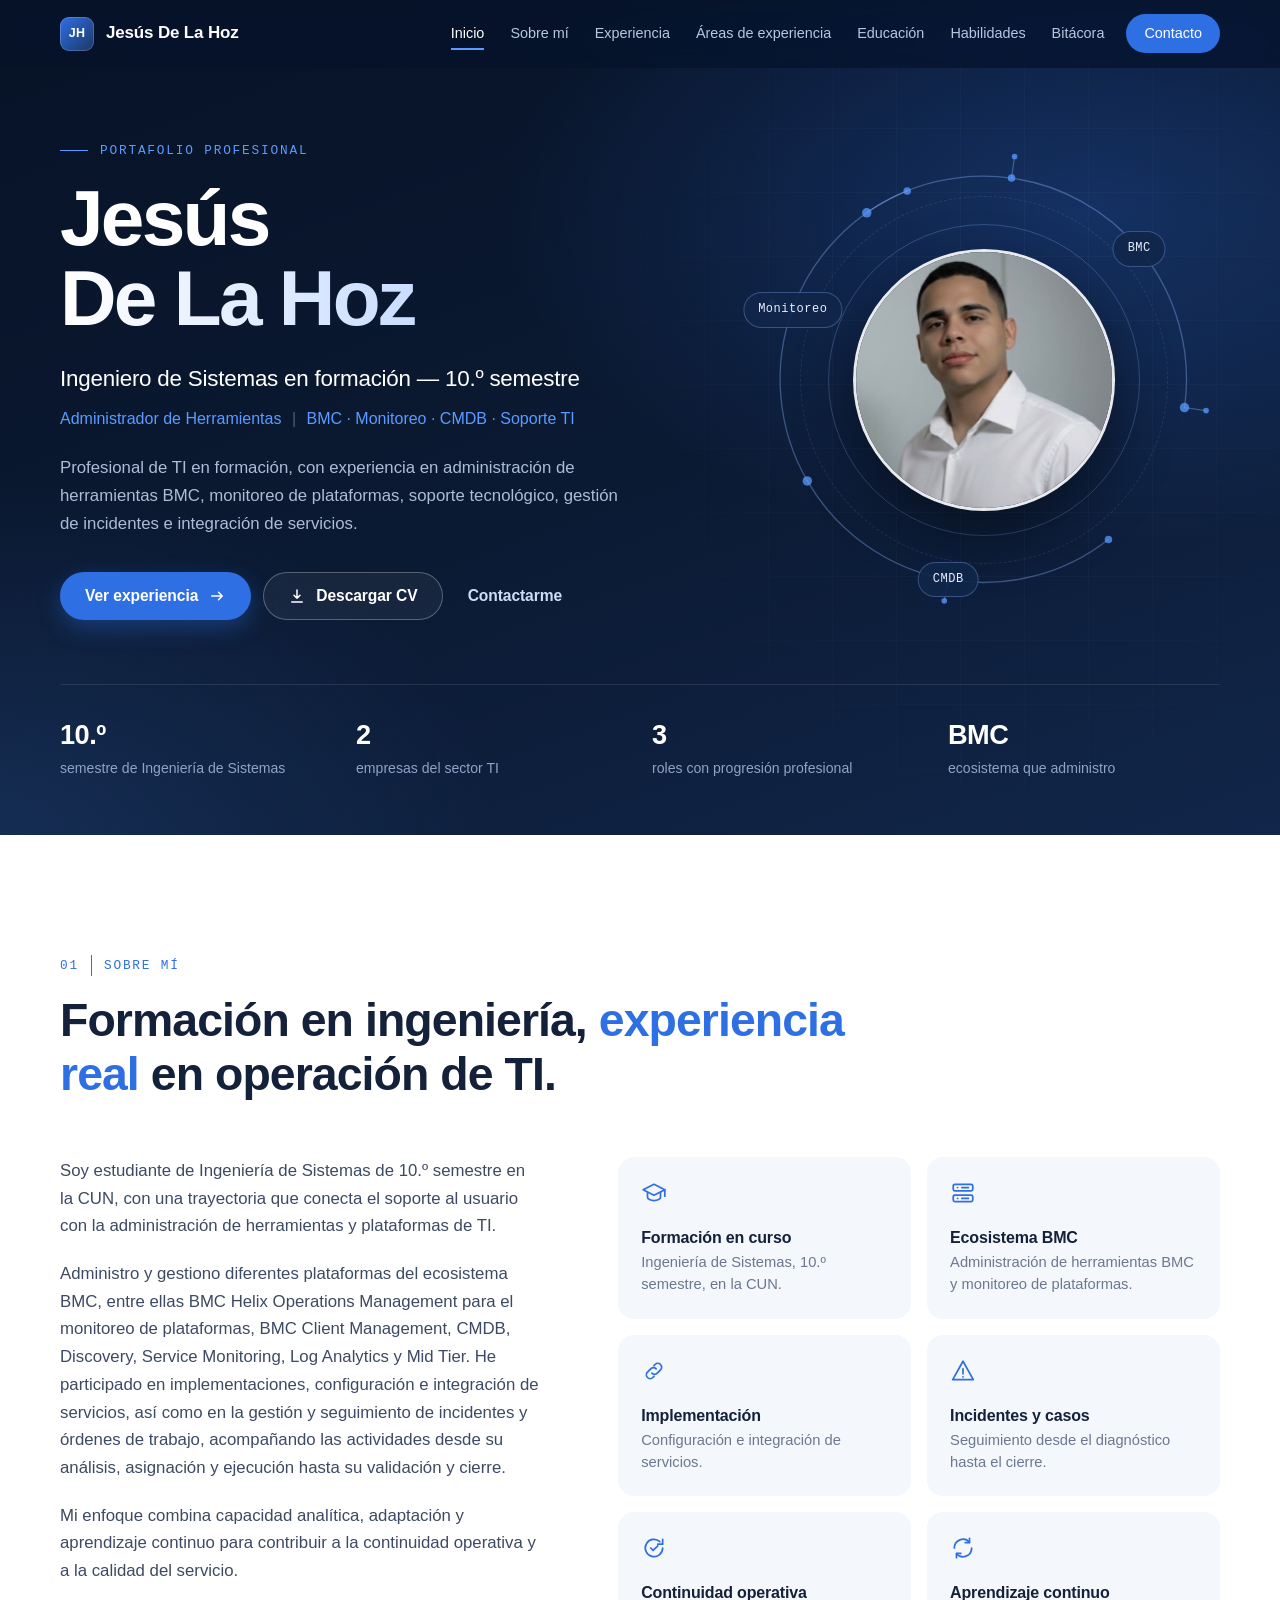
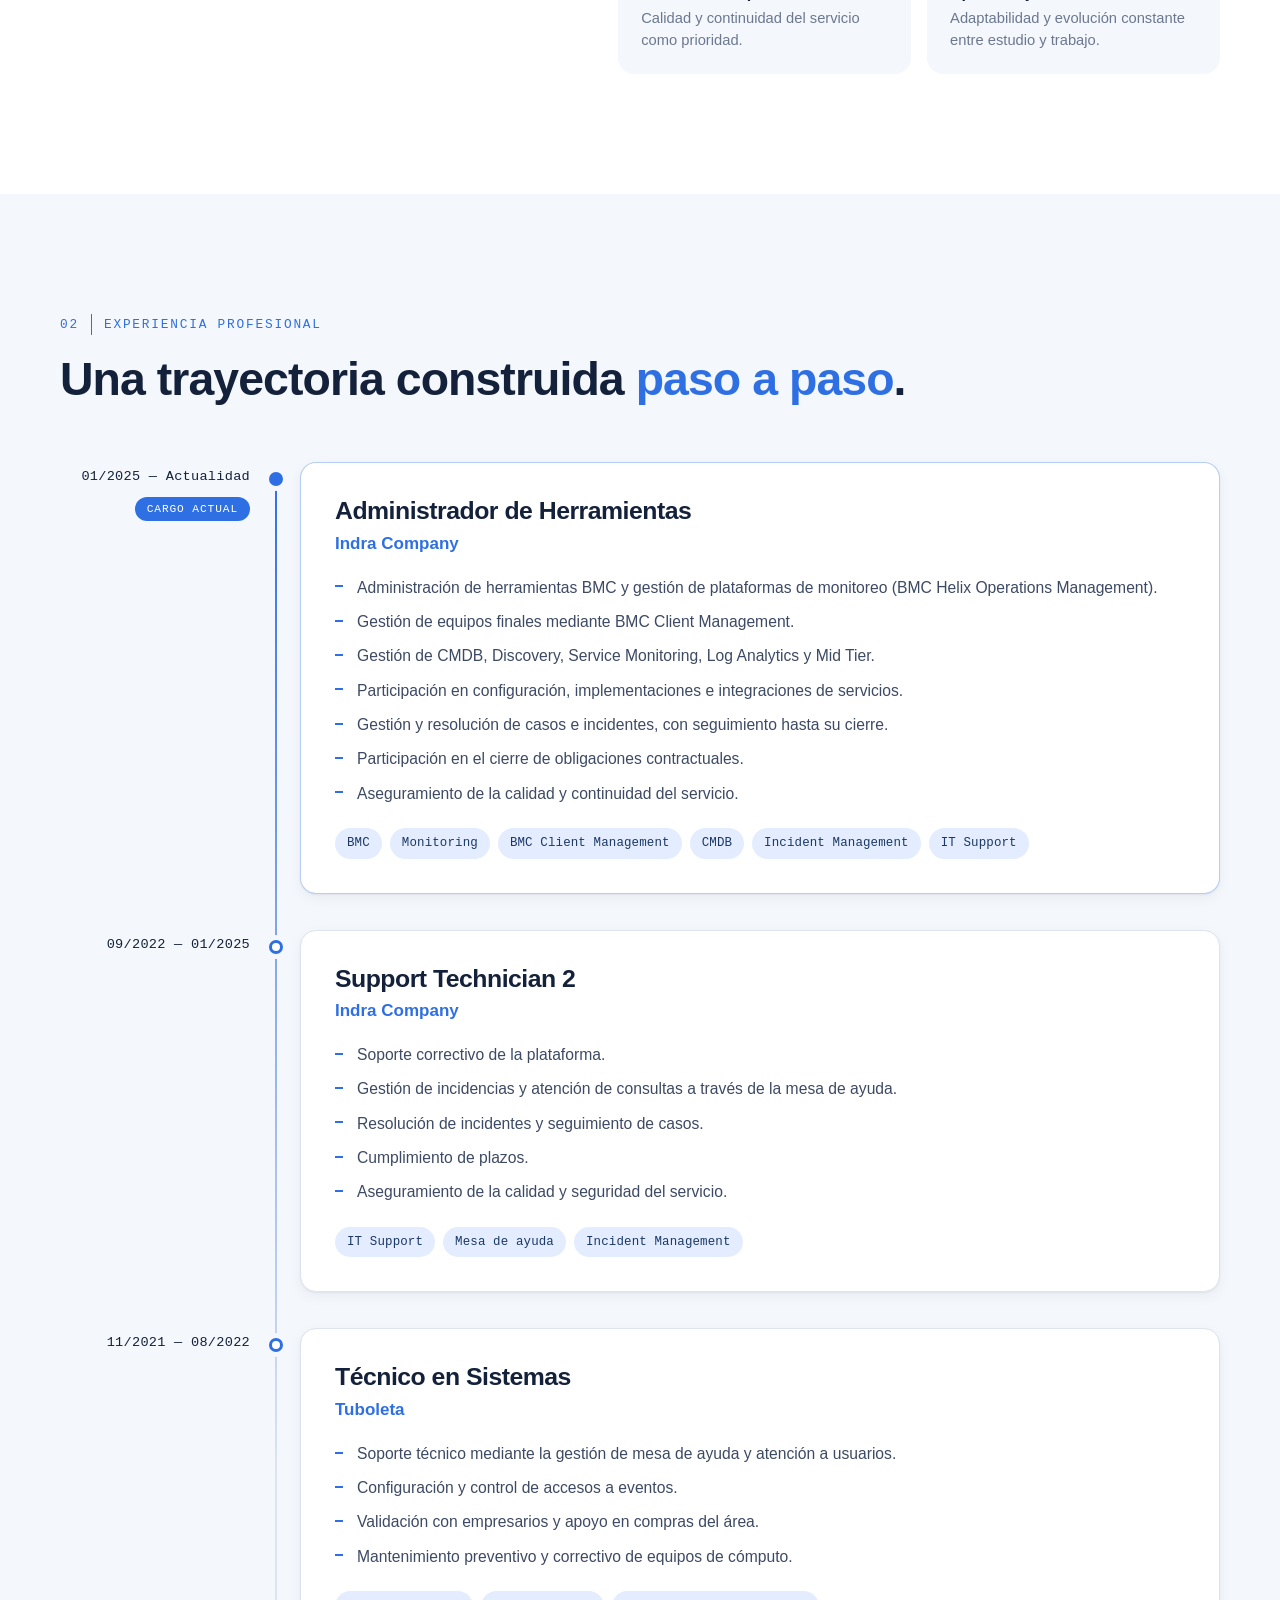
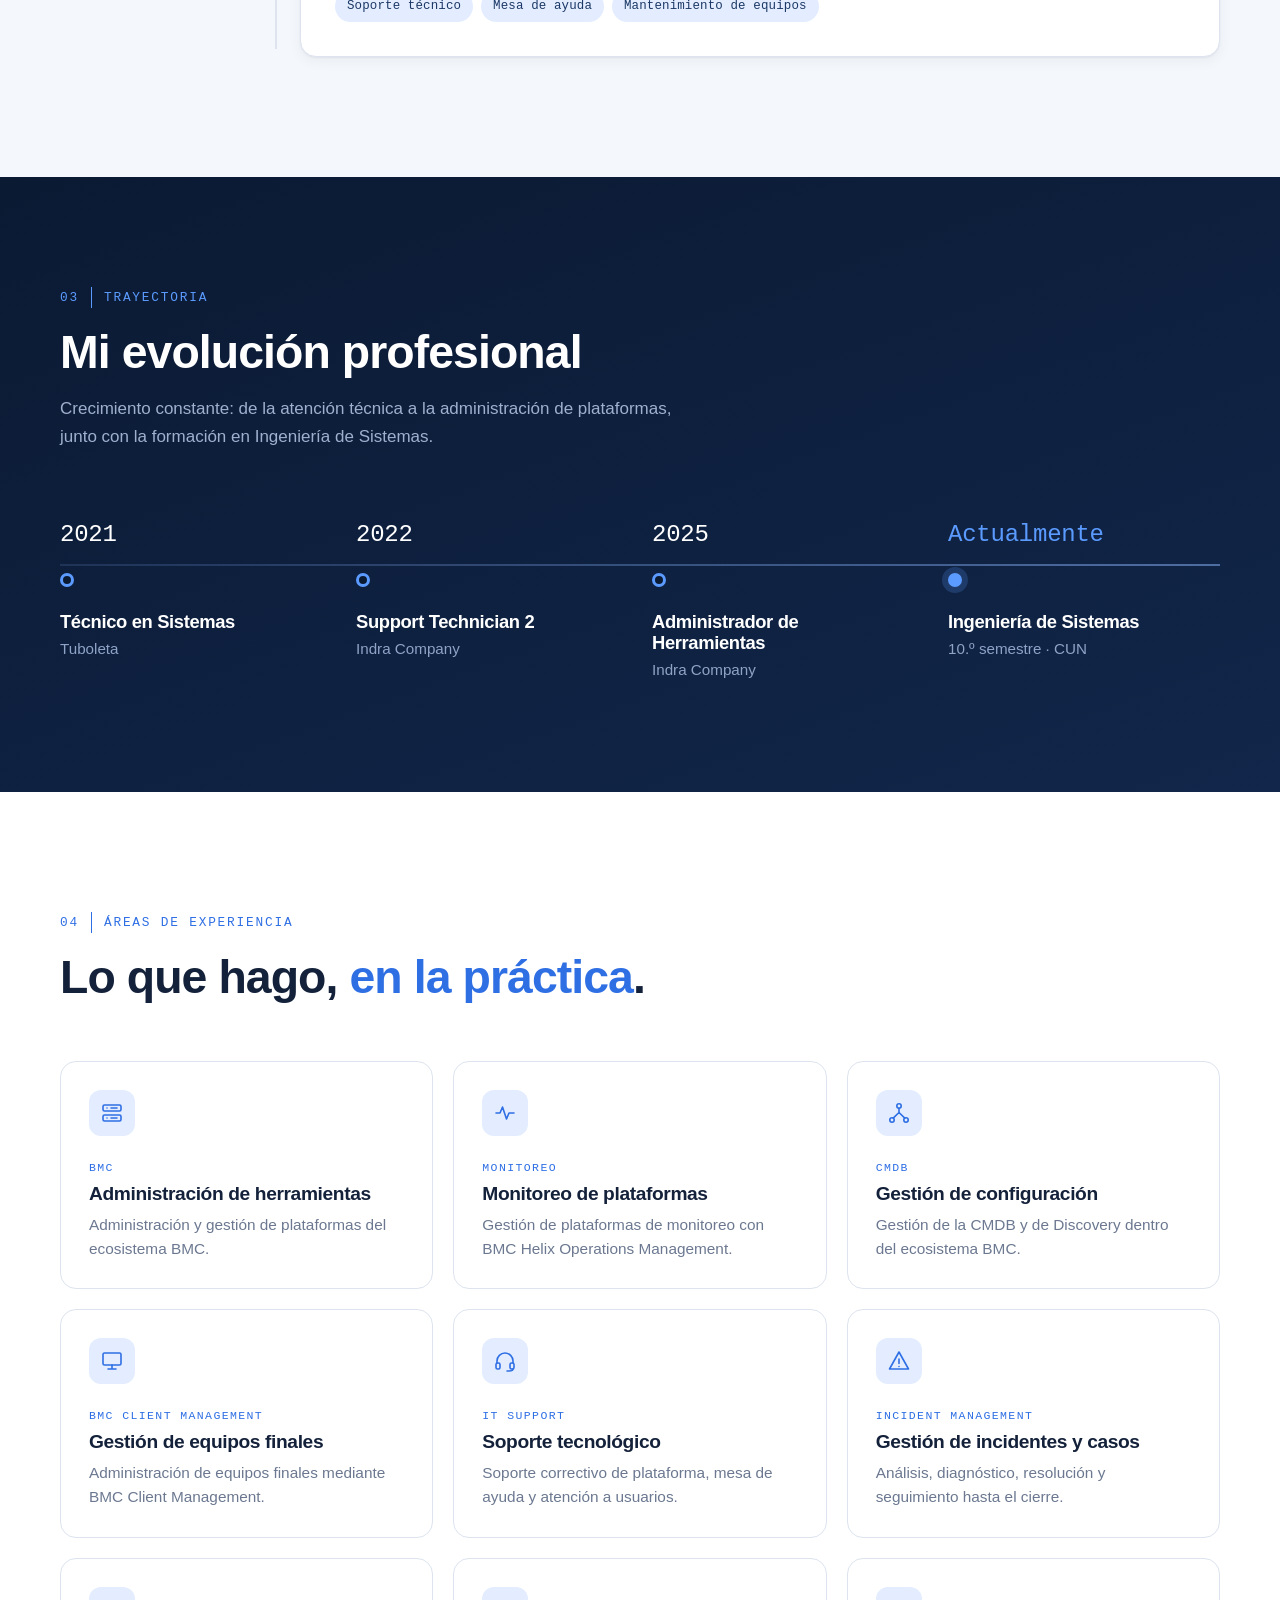
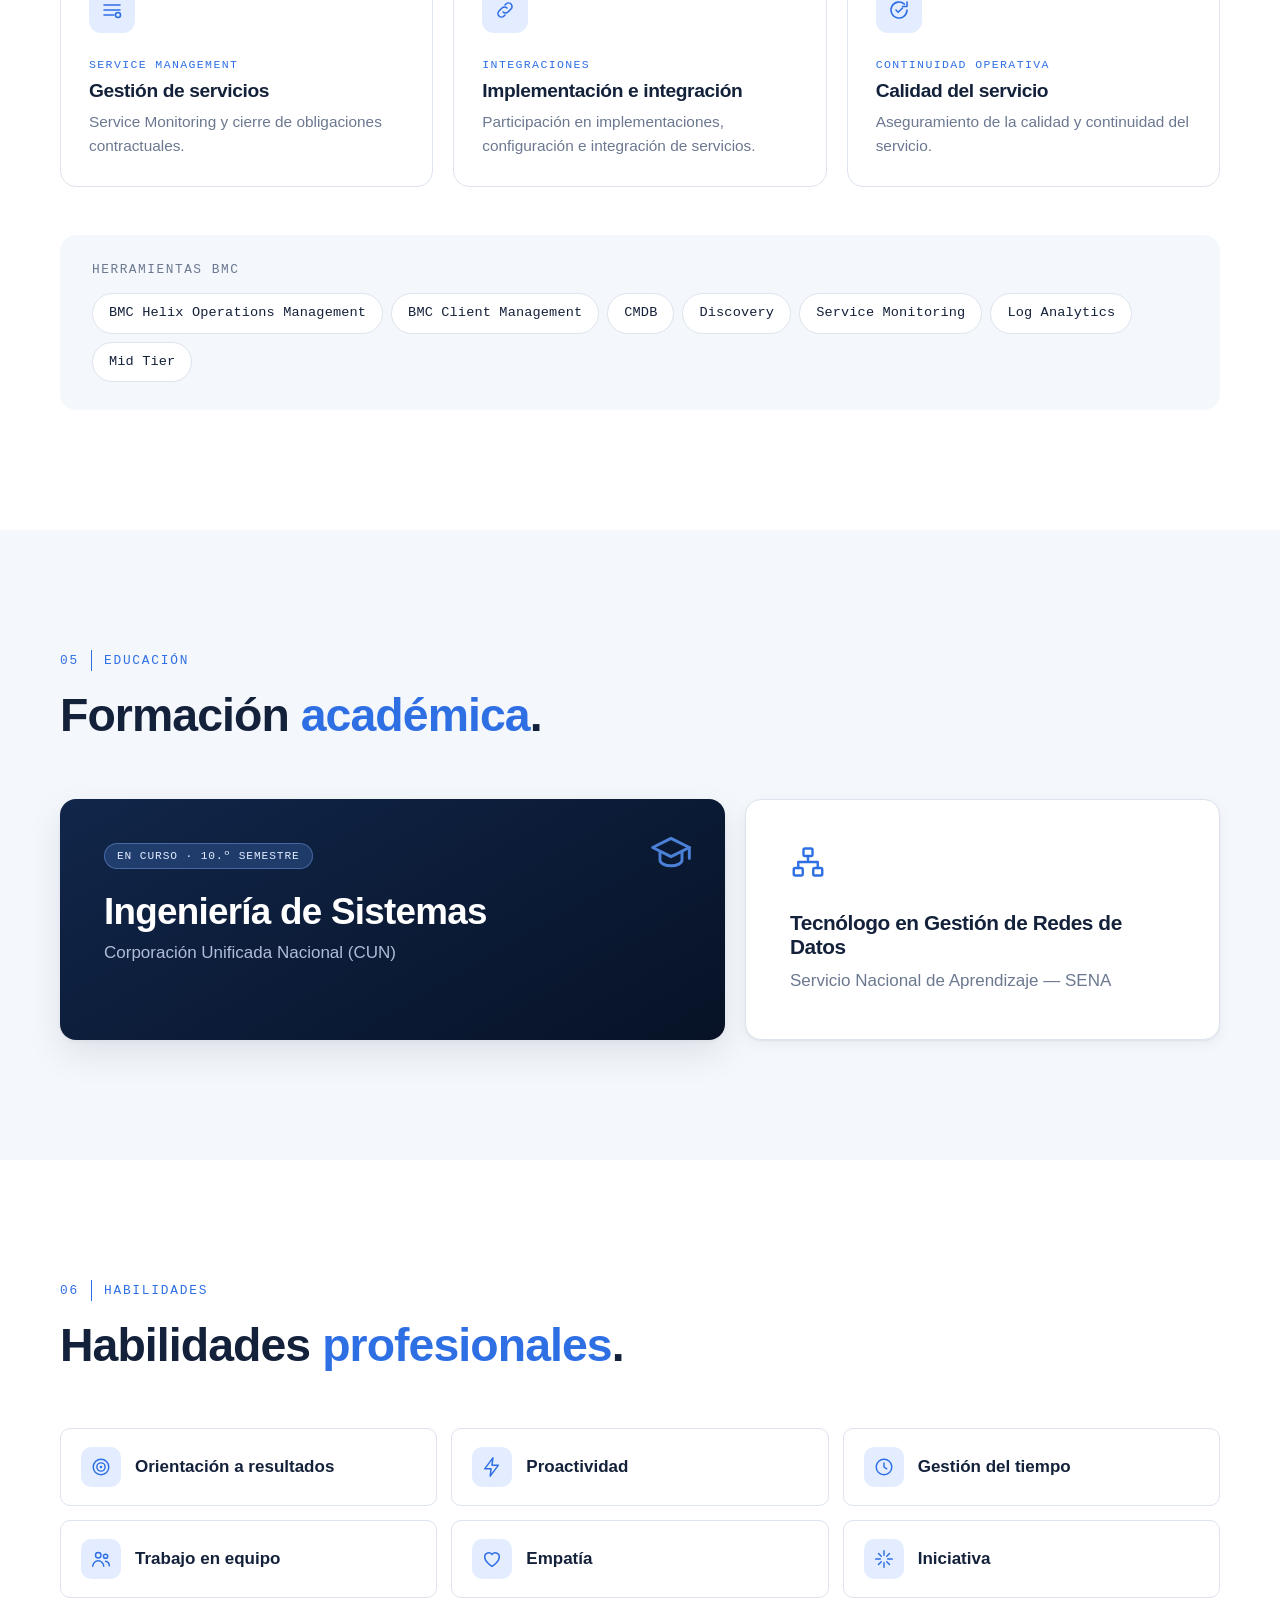
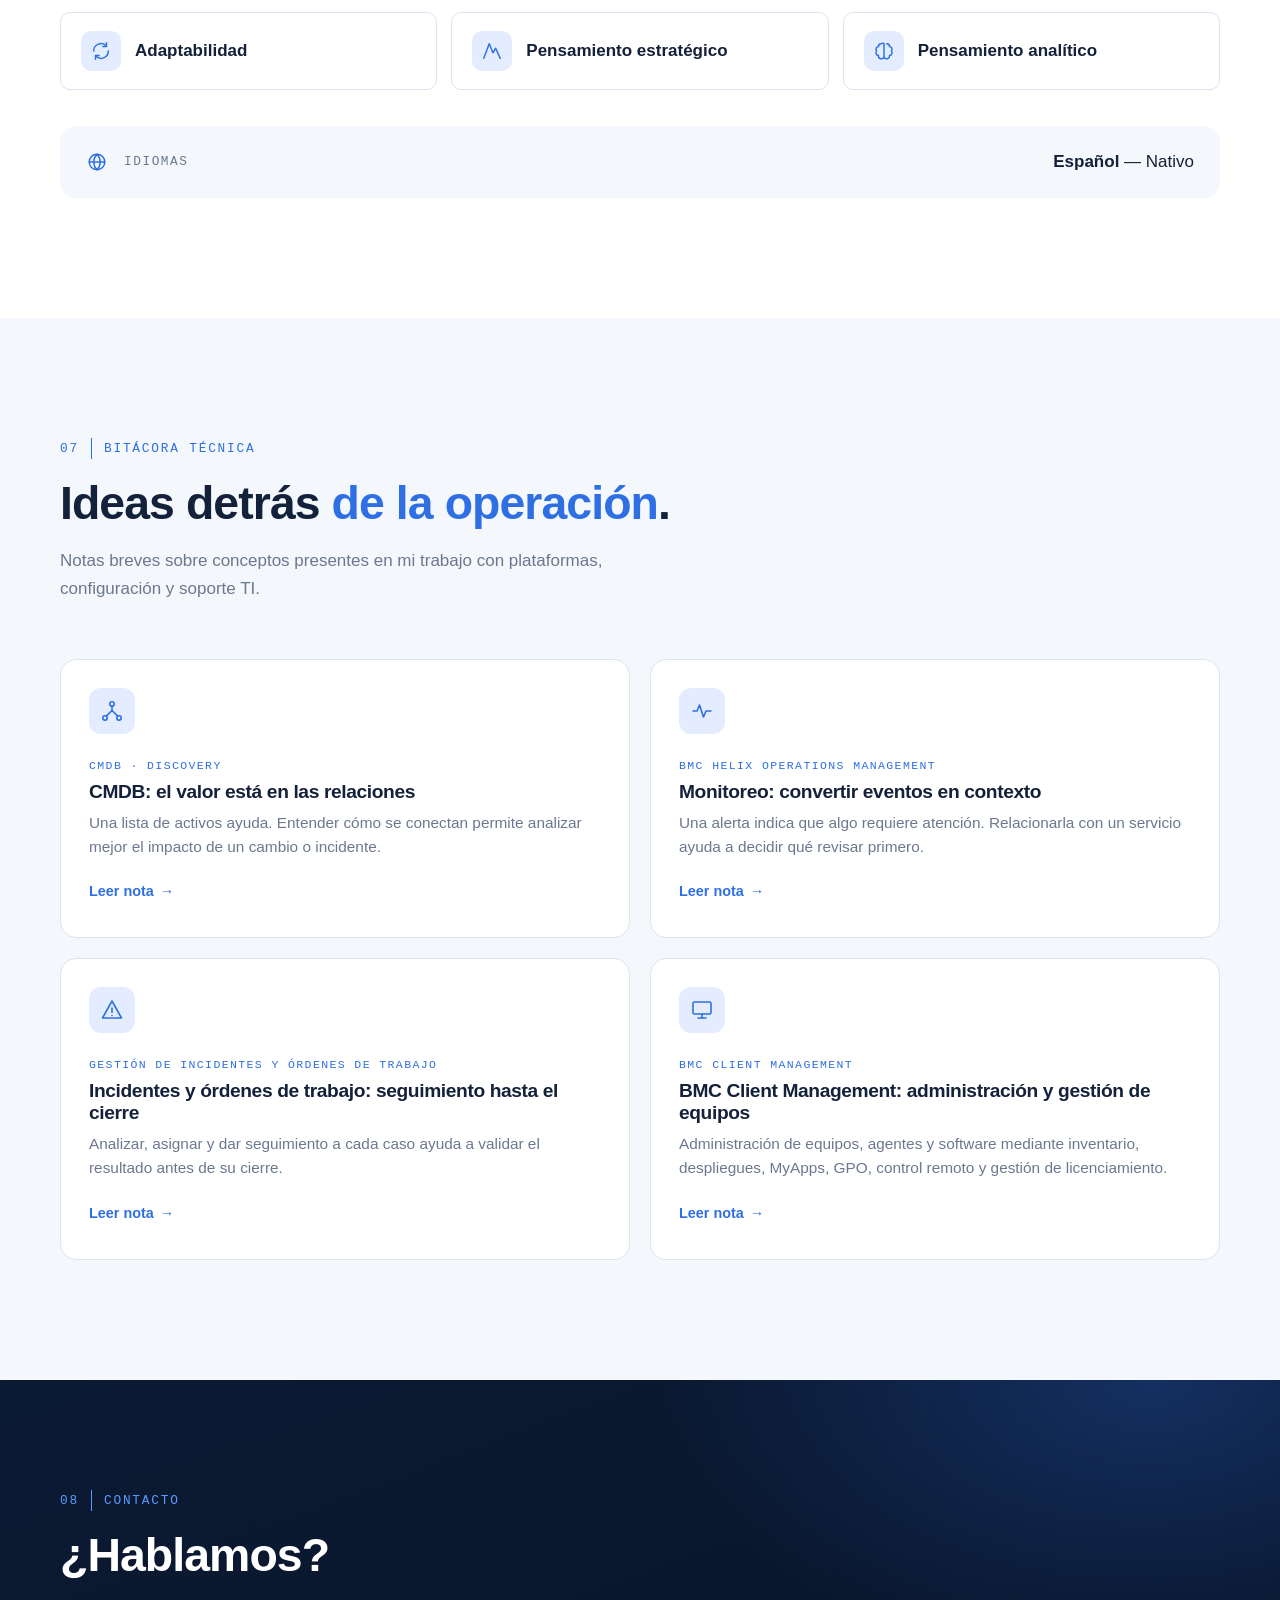
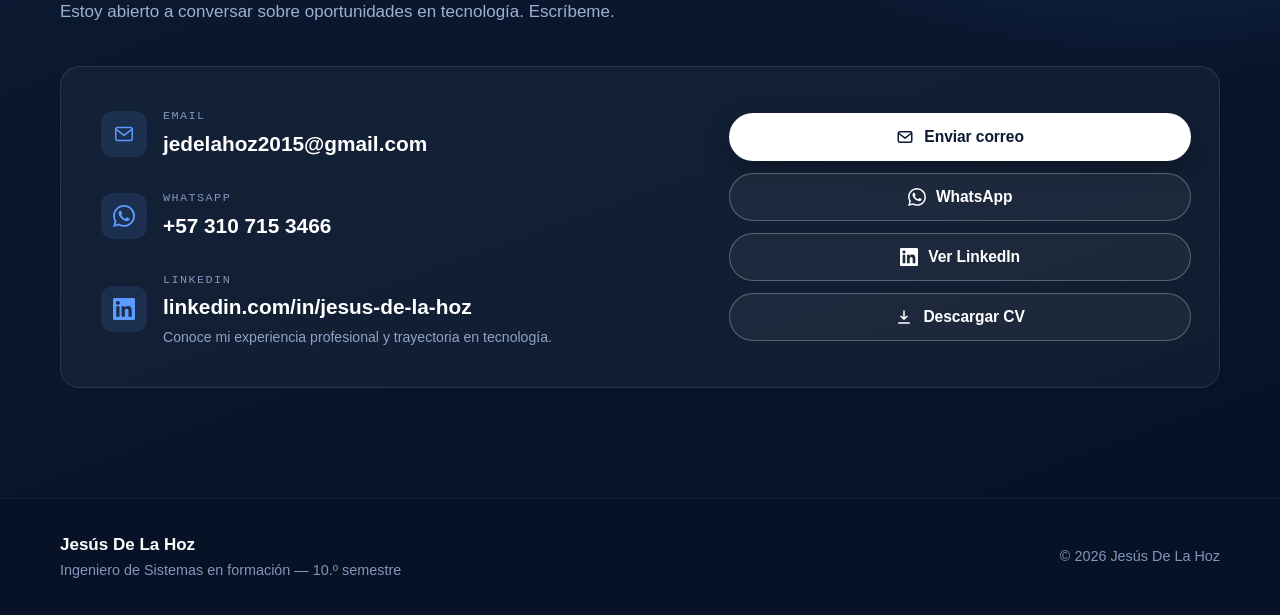
<file: index.html>
<!doctype html>
<html lang="es">
<head>
  <meta charset="utf-8">
  <meta name="viewport" content="width=device-width, initial-scale=1">
  <title>Jesús De La Hoz | Ingeniero de Sistemas en formación</title>
  <meta name="description" content="Portafolio de Jesús De La Hoz, estudiante de Ingeniería de Sistemas de 10.º semestre con experiencia profesional en TI: administración de herramientas BMC, monitoreo de plataformas, CMDB, soporte tecnológico y gestión de incidentes.">
  <meta name="author" content="Jesús De La Hoz">
  <meta name="theme-color" content="#0b1a33">
  <link rel="canonical" href="https://jesusdelahoz.com/">
  <link rel="icon" href="/favicon.ico" sizes="48x48">
  <link rel="icon" href="/assets/favicon.svg" type="image/svg+xml" sizes="any">
  <link rel="icon" href="/assets/favicon-48.png" type="image/png" sizes="48x48">
  <link rel="apple-touch-icon" href="/assets/apple-touch-icon.png">

  <meta property="og:type" content="website">
  <meta property="og:locale" content="es_CO">
  <meta property="og:url" content="https://jesusdelahoz.com/">
  <meta property="og:title" content="Jesús De La Hoz | Ingeniero de Sistemas en formación">
  <meta property="og:description" content="Profesional de TI en formación con experiencia en herramientas BMC, monitoreo, CMDB, soporte tecnológico y gestión de incidentes.">
  <meta property="og:image" content="https://jesusdelahoz.com/assets/og-image.jpg">
  <meta property="og:image:width" content="1200">
  <meta property="og:image:height" content="630">
  <meta property="og:image:alt" content="Jesús De La Hoz, Ingeniero de Sistemas en formación — 10.º semestre">
  <meta name="twitter:card" content="summary_large_image">
  <meta name="twitter:title" content="Jesús De La Hoz | Ingeniero de Sistemas en formación">
  <meta name="twitter:description" content="Profesional de TI en formación con experiencia en herramientas BMC, monitoreo, CMDB, soporte tecnológico y gestión de incidentes.">
  <meta name="twitter:image" content="https://jesusdelahoz.com/assets/og-image.jpg">
  <script type="application/ld+json">{"@context": "https://schema.org", "@type": "Person", "name": "Jesús De La Hoz", "url": "https://jesusdelahoz.com/", "image": "https://jesusdelahoz.com/assets/jesus-de-la-hoz.jpg", "jobTitle": "Administrador de Herramientas", "worksFor": {"@type": "Organization", "name": "Indra Company"}, "alumniOf": {"@type": "CollegeOrUniversity", "name": "Corporación Unificada Nacional (CUN)"}, "sameAs": ["https://www.linkedin.com/in/jesus-de-la-hoz/"], "knowsAbout": ["BMC Helix Operations Management", "BMC Client Management", "CMDB", "Monitoreo de plataformas", "Gestión de incidentes", "Soporte TI"]}</script>

  <link rel="preload" as="image" href="assets/jesus-de-la-hoz.jpg">
  <link rel="stylesheet" href="css/base.css">
  <link rel="stylesheet" href="css/layout.css">
  <link rel="stylesheet" href="css/sections.css">
</head>
<body>
  <a class="skip-link" href="#contenido">Saltar al contenido</a>

  <!-- Iconos SVG minimalistas reutilizables -->
  <svg width="0" height="0" style="position:absolute" aria-hidden="true" focusable="false">
    <defs>
      <symbol id="i-bmc" viewBox="0 0 24 24"><rect x="3" y="4" width="18" height="6" rx="1.5"/><rect x="3" y="14" width="18" height="6" rx="1.5"/><path d="M7 7h.01M7 17h.01M11 7h6M11 17h6"/></symbol>
      <symbol id="i-monitor" viewBox="0 0 24 24"><path d="M3 12h4l2.5-6 4 12 2.5-6H21"/></symbol>
      <symbol id="i-cmdb" viewBox="0 0 24 24"><circle cx="12" cy="5" r="2.2"/><circle cx="5" cy="19" r="2.2"/><circle cx="19" cy="19" r="2.2"/><path d="M12 7.2v4.3M12 11.5l-5.8 5.6M12 11.5l5.8 5.6"/></symbol>
      <symbol id="i-endpoint" viewBox="0 0 24 24"><rect x="3" y="4" width="18" height="12" rx="1.5"/><path d="M8 20h8M12 16v4"/></symbol>
      <symbol id="i-support" viewBox="0 0 24 24"><path d="M4 14v-2a8 8 0 0 1 16 0v2"/><rect x="3" y="14" width="4" height="6" rx="1.5"/><rect x="17" y="14" width="4" height="6" rx="1.5"/><path d="M20 20c0 1.2-1.5 2-4 2h-2"/></symbol>
      <symbol id="i-incident" viewBox="0 0 24 24"><path d="M12 3 2.5 20h19L12 3z"/><path d="M12 10v4.5M12 17.5h.01"/></symbol>
      <symbol id="i-service" viewBox="0 0 24 24"><path d="M4 7h16M4 12h16M4 17h10"/><circle cx="18" cy="17" r="2.5"/></symbol>
      <symbol id="i-integration" viewBox="0 0 24 24"><path d="M10 14a3.5 3.5 0 0 0 5 0l3-3a3.5 3.5 0 0 0-5-5l-1 1M14 10a3.5 3.5 0 0 0-5 0l-3 3a3.5 3.5 0 0 0 5 5l1-1"/></symbol>
      <symbol id="i-continuity" viewBox="0 0 24 24"><path d="M20 12a8 8 0 1 1-2.6-5.9"/><path d="M20 4v4.5h-4.5"/><path d="m9 12 2.2 2.2L15.5 10"/></symbol>
      <symbol id="i-mail" viewBox="0 0 24 24"><rect x="3" y="5" width="18" height="14" rx="2"/><path d="m3.5 7 8.5 6.5L20.5 7"/></symbol>
      <symbol id="i-phone" viewBox="0 0 24 24"><path d="M5 4h4l2 5-2.5 1.5a11 11 0 0 0 5 5L15 13l5 2v4a2 2 0 0 1-2 2A15 15 0 0 1 3 6a2 2 0 0 1 2-2z"/></symbol>
      <symbol id="i-download" viewBox="0 0 24 24"><path d="M12 4v11m0 0-4-4m4 4 4-4M5 20h14"/></symbol>
      <symbol id="i-arrow" viewBox="0 0 24 24"><path d="M5 12h14m-5-5 5 5-5 5"/></symbol>
      <symbol id="i-cap" viewBox="0 0 24 24"><path d="m2 9 10-5 10 5-10 5L2 9z"/><path d="M6 11.5V16c0 1.5 2.7 3 6 3s6-1.5 6-3v-4.5M22 9v6"/></symbol>
      <symbol id="i-network" viewBox="0 0 24 24"><rect x="9" y="3" width="6" height="5" rx="1"/><rect x="2.5" y="16" width="6" height="5" rx="1"/><rect x="15.5" y="16" width="6" height="5" rx="1"/><path d="M12 8v4M5.5 16v-4h13v4"/></symbol>
      <symbol id="i-target" viewBox="0 0 24 24"><circle cx="12" cy="12" r="8.5"/><circle cx="12" cy="12" r="4.5"/><circle cx="12" cy="12" r=".6"/></symbol>
      <symbol id="i-bolt" viewBox="0 0 24 24"><path d="M13 2 4 14h7l-1 8 9-12h-7l1-8z"/></symbol>
      <symbol id="i-clock" viewBox="0 0 24 24"><circle cx="12" cy="12" r="8.5"/><path d="M12 7.5V12l3 2"/></symbol>
      <symbol id="i-team" viewBox="0 0 24 24"><circle cx="9" cy="8" r="3"/><path d="M3 20a6 6 0 0 1 12 0"/><circle cx="17" cy="9" r="2.3"/><path d="M17 14.5a5 5 0 0 1 4 5"/></symbol>
      <symbol id="i-heart" viewBox="0 0 24 24"><path d="M12 20s-8-4.7-8-10.5A4.5 4.5 0 0 1 12 7a4.5 4.5 0 0 1 8 2.5C20 15.300 12 20 12 20z"/></symbol>
      <symbol id="i-spark" viewBox="0 0 24 24"><path d="M12 3v5M12 16v5M3 12h5M16 12h5M6 6l3 3M15 15l3 3M18 6l-3 3M9 15l-3 3"/></symbol>
      <symbol id="i-adapt" viewBox="0 0 24 24"><path d="M4 12a8 8 0 0 1 14-5.300M20 12a8 8 0 0 1-14 5.300"/><path d="M18 3v4h-4M6 21v-4h4"/></symbol>
      <symbol id="i-chess" viewBox="0 0 24 24"><path d="M3 20 9 4l4 10 3-5 5 11"/></symbol>
      <symbol id="i-brain" viewBox="0 0 24 24"><path d="M9 4a3 3 0 0 0-3 3 3 3 0 0 0-2 5 3 3 0 0 0 2 5 3 3 0 0 0 6 1V4a3 3 0 0 0-3 0zM15 4a3 3 0 0 1 3 3 3 3 0 0 1 2 5 3 3 0 0 1-2 5 3 3 0 0 1-6 1"/></symbol>
      <symbol id="i-globe" viewBox="0 0 24 24"><circle cx="12" cy="12" r="8.5"/><path d="M3.500 12h17M12 3.500c2.500 2.500 3.500 5.500 3.500 8.500s-1 6-3.500 8.500c-2.500-2.500-3.500-5.500-3.500-8.500s1-6 3.500-8.500z"/></symbol>
      <symbol id="i-whatsapp" viewBox="0 0 24 24"><path d="M17.472 14.382c-.297-.149-1.758-.867-2.03-.967-.273-.099-.471-.148-.67.15-.197.297-.767.966-.94 1.164-.173.199-.347.223-.644.075-.297-.15-1.255-.463-2.39-1.475-.883-.788-1.48-1.761-1.653-2.059-.173-.297-.018-.458.13-.606.134-.133.298-.347.446-.52.149-.174.198-.298.298-.497.099-.198.05-.371-.025-.52-.075-.149-.669-1.612-.916-2.207-.242-.579-.487-.5-.669-.51-.173-.008-.371-.01-.57-.01-.198 0-.52.074-.792.372-.272.297-1.04 1.016-1.04 2.479 0 1.462 1.065 2.875 1.213 3.074.149.198 2.096 3.2 5.077 4.487.709.306 1.262.489 1.694.625.712.227 1.36.195 1.871.118.571-.085 1.758-.719 2.006-1.413.248-.694.248-1.289.173-1.413-.074-.124-.272-.198-.57-.347m-5.421 7.403h-.004a9.87 9.87 0 01-5.031-1.378l-.361-.214-3.741.982.998-3.648-.235-.374a9.86 9.86 0 01-1.51-5.26c.001-5.45 4.436-9.884 9.888-9.884 2.64 0 5.122 1.03 6.988 2.898a9.825 9.825 0 012.893 6.994c-.003 5.45-4.437 9.884-9.885 9.884m8.413-18.297A11.815 11.815 0 0012.05 0C5.495 0 .16 5.335.157 11.892c0 2.096.547 4.142 1.588 5.945L.057 24l6.305-1.654a11.882 11.882 0 005.683 1.448h.005c6.554 0 11.89-5.335 11.893-11.893a11.821 11.821 0 00-3.48-8.413Z" fill="currentColor" stroke="none"/></symbol>
      <symbol id="i-linkedin" viewBox="0 0 24 24"><path d="M20.447 20.452h-3.554v-5.569c0-1.328-.027-3.037-1.852-3.037-1.853 0-2.136 1.445-2.136 2.939v5.667H9.351V9h3.414v1.561h.046c.477-.9 1.637-1.85 3.37-1.85 3.601 0 4.267 2.37 4.267 5.455v6.286zM5.337 7.433c-1.144 0-2.063-.926-2.063-2.065 0-1.138.92-2.063 2.063-2.063 1.14 0 2.064.925 2.064 2.063 0 1.139-.925 2.065-2.064 2.065zm1.782 13.019H3.555V9h3.564v11.452zM22.225 0H1.771C.792 0 0 .774 0 1.729v20.542C0 23.227.792 24 1.771 24h20.451C23.2 24 24 23.227 24 22.271V1.729C24 .774 23.2 0 22.222 0h.003z" fill="currentColor" stroke="none"/></symbol>
    </defs>
  </svg>

  <header class="nav" id="nav">
    <div class="container nav__inner">
      <a class="nav__brand" href="#inicio" aria-label="Jesús De La Hoz, ir al inicio">
        <span class="nav__mark" aria-hidden="true">JH</span>
        <span class="nav__name">Jesús De La Hoz</span>
      </a>
      <button class="nav__toggle" id="navToggle" type="button" aria-expanded="false" aria-controls="navMenu" aria-label="Abrir menú de navegación">
        <span class="nav__bars" aria-hidden="true"></span>
      </button>
      <nav class="nav__menu" id="navMenu" aria-label="Navegación principal">
        <ul class="nav__list">
          <li><a href="#inicio">Inicio</a></li>
          <li><a href="#sobre-mi">Sobre mí</a></li>
          <li><a href="#experiencia">Experiencia</a></li>
          <li><a href="#areas">Áreas de experiencia</a></li>
          <li><a href="#educacion">Educación</a></li>
          <li><a href="#habilidades">Habilidades</a></li>
          <li><a href="#bitacora">Bitácora</a></li>
          <li><a href="#contacto" class="nav__cta">Contacto</a></li>
        </ul>
      </nav>
    </div>
  </header>

  <main id="contenido">

    <!-- HERO -->
    <section class="hero" id="inicio" aria-labelledby="hero-title">

      <div class="container hero__grid">
        <div class="hero__copy">
          <p class="eyebrow eyebrow--light reveal">Portafolio profesional</p>
          <h1 class="hero__title reveal" id="hero-title">Jesús <span>De La Hoz</span></h1>
          <p class="hero__role reveal">Ingeniero de Sistemas en formación — 10.º semestre</p>
          <p class="hero__stack reveal">Administrador de Herramientas <i aria-hidden="true">|</i> BMC · Monitoreo · CMDB · Soporte TI</p>
          <p class="hero__lead reveal">Profesional de TI en formación, con experiencia en administración de herramientas BMC, monitoreo de plataformas, soporte tecnológico, gestión de incidentes e integración de servicios.</p>
          <div class="hero__actions reveal">
            <a class="btn btn--primary" href="#experiencia">Ver experiencia <svg class="icon" aria-hidden="true"><use href="#i-arrow"/></svg></a>
            <a class="btn btn--ghost" href="assets/Jesus_De_La_Hoz_CV.pdf" download="Jesus_De_La_Hoz_CV.pdf"><svg class="icon" aria-hidden="true"><use href="#i-download"/></svg> Descargar CV</a>
            <a class="btn btn--link" href="#contacto">Contactarme</a>
          </div>
        </div>

        <div class="hero__visual reveal">
          <div class="orbit">
          <svg class="hero__net" viewBox="0 0 500 500" aria-hidden="true" focusable="false">
            <g class="net-lines"><path d="M126.7 73.9A215 215 0 0 1 279.9 37.1"/><path d="M279.9 37.1A215 215 0 0 1 414.7 111.8"/><path d="M414.7 111.8A215 215 0 0 1 462.9 279.9"/><path d="M382.4 419.4A215 215 0 0 1 212.7 461.7"/><path d="M212.7 461.7A215 215 0 0 1 63.8 357.5"/><path d="M63.8 357.5A215 215 0 0 1 48.0 176.5"/><path d="M48.0 176.5A215 215 0 0 1 169.5 50.7"/><path class="net-extra" d="M279.9 37.1L283.1 14.3"/><path class="net-extra" d="M462.9 279.9L485.7 283.1"/><path class="net-extra" d="M212.7 461.7L208.7 484.4"/><path class="net-extra" d="M48.0 176.5L26.4 168.6"/></g>
            <g class="net-nodes"><circle cx="126.7" cy="73.9" r="5"/><circle cx="279.9" cy="37.1" r="4"/><circle cx="414.7" cy="111.8" r="4"/><circle cx="462.9" cy="279.9" r="5"/><circle cx="382.4" cy="419.4" r="4"/><circle cx="212.7" cy="461.7" r="4"/><circle cx="63.8" cy="357.5" r="5"/><circle cx="48.0" cy="176.5" r="4"/><circle cx="169.5" cy="50.7" r="4"/><circle class="net-extra" cx="283.1" cy="14.3" r="3"/><circle class="net-extra" cx="485.7" cy="283.1" r="3"/><circle class="net-extra" cx="208.7" cy="484.4" r="3"/><circle class="net-extra" cx="26.4" cy="168.6" r="3"/></g>
          </svg>
          <div class="portrait">
            <span class="portrait__ring portrait__ring--1" aria-hidden="true"></span>
            <span class="portrait__ring portrait__ring--2" aria-hidden="true"></span>
            <img class="portrait__img" src="assets/jesus-de-la-hoz.jpg" width="293" height="470" alt="Retrato de Jesús De La Hoz con camisa blanca" fetchpriority="high">
          </div>
          <span class="orbit__tag orbit__tag--a" style="left:82.9%;top:22.4%">BMC</span>
          <span class="orbit__tag orbit__tag--b" style="left:9.6%;top:35.3%">Monitoreo</span>
          <span class="orbit__tag orbit__tag--c" style="left:42.5%;top:92.3%">CMDB</span>
          </div>
        </div>
      </div>

      <ul class="container hero__facts reveal" aria-label="Datos clave">
        <li><strong>10.º</strong><span>semestre de Ingeniería de Sistemas</span></li>
        <li><strong>2</strong><span>empresas del sector TI</span></li>
        <li><strong>3</strong><span>roles con progresión profesional</span></li>
        <li><strong>BMC</strong><span>ecosistema que administro</span></li>
      </ul>
    </section>

    <!-- SOBRE MÍ -->
    <section class="section" id="sobre-mi" aria-labelledby="sobre-title">
      <div class="container">
        <header class="section__head reveal">
          <p class="eyebrow"><span>01</span> Sobre mí</p>
          <h2 id="sobre-title">Formación en ingeniería, <em>experiencia real</em> en operación de TI.</h2>
        </header>

        <div class="about">
          <div class="about__lead reveal">
            <p>Soy estudiante de Ingeniería de Sistemas de 10.º semestre en la CUN, con una trayectoria que conecta el soporte al usuario con la administración de herramientas y plataformas de TI.</p>
            <p>Administro y gestiono diferentes plataformas del ecosistema BMC, entre ellas BMC Helix Operations Management para el monitoreo de plataformas, BMC Client Management, CMDB, Discovery, Service Monitoring, Log Analytics y Mid Tier. He participado en implementaciones, configuración e integración de servicios, así como en la gestión y seguimiento de incidentes y órdenes de trabajo, acompañando las actividades desde su análisis, asignación y ejecución hasta su validación y cierre.</p>
            <p>Mi enfoque combina capacidad analítica, adaptación y aprendizaje continuo para contribuir a la continuidad operativa y a la calidad del servicio.</p>
          </div>

          <ul class="about__grid">
            <li class="reveal"><svg class="icon" aria-hidden="true"><use href="#i-cap"/></svg><h3>Formación en curso</h3><p>Ingeniería de Sistemas, 10.º semestre, en la CUN.</p></li>
            <li class="reveal"><svg class="icon" aria-hidden="true"><use href="#i-bmc"/></svg><h3>Ecosistema BMC</h3><p>Administración de herramientas BMC y monitoreo de plataformas.</p></li>
            <li class="reveal"><svg class="icon" aria-hidden="true"><use href="#i-integration"/></svg><h3>Implementación</h3><p>Configuración e integración de servicios.</p></li>
            <li class="reveal"><svg class="icon" aria-hidden="true"><use href="#i-incident"/></svg><h3>Incidentes y casos</h3><p>Seguimiento desde el diagnóstico hasta el cierre.</p></li>
            <li class="reveal"><svg class="icon" aria-hidden="true"><use href="#i-continuity"/></svg><h3>Continuidad operativa</h3><p>Calidad y continuidad del servicio como prioridad.</p></li>
            <li class="reveal"><svg class="icon" aria-hidden="true"><use href="#i-adapt"/></svg><h3>Aprendizaje continuo</h3><p>Adaptabilidad y evolución constante entre estudio y trabajo.</p></li>
          </ul>
        </div>
      </div>
    </section>

    <!-- EXPERIENCIA -->
    <section class="section section--tint" id="experiencia" aria-labelledby="exp-title">
      <div class="container">
        <header class="section__head reveal">
          <p class="eyebrow"><span>02</span> Experiencia profesional</p>
          <h2 id="exp-title">Una trayectoria construida <em>paso a paso</em>.</h2>
        </header>

        <ol class="timeline">
          <li class="job job--current reveal">
            <div class="job__meta">
              <time>01/2025 — Actualidad</time>
              <span class="badge">Cargo actual</span>
            </div>
            <article class="job__card">
              <h3>Administrador de Herramientas</h3>
              <p class="job__company">Indra Company</p>
              <ul class="job__list">
                <li>Administración de herramientas BMC y gestión de plataformas de monitoreo (BMC Helix Operations Management).</li>
                <li>Gestión de equipos finales mediante BMC Client Management.</li>
                <li>Gestión de CMDB, Discovery, Service Monitoring, Log Analytics y Mid Tier.</li>
                <li>Participación en configuración, implementaciones e integraciones de servicios.</li>
                <li>Gestión y resolución de casos e incidentes, con seguimiento hasta su cierre.</li>
                <li>Participación en el cierre de obligaciones contractuales.</li>
                <li>Aseguramiento de la calidad y continuidad del servicio.</li>
              </ul>
              <ul class="tags" aria-label="Tecnologías y áreas">
                <li>BMC</li><li>Monitoring</li><li>BMC Client Management</li><li>CMDB</li><li>Incident Management</li><li>IT Support</li>
              </ul>
            </article>
          </li>

          <li class="job reveal">
            <div class="job__meta"><time>09/2022 — 01/2025</time></div>
            <article class="job__card">
              <h3>Support Technician 2</h3>
              <p class="job__company">Indra Company</p>
              <ul class="job__list">
                <li>Soporte correctivo de la plataforma.</li>
                <li>Gestión de incidencias y atención de consultas a través de la mesa de ayuda.</li>
                <li>Resolución de incidentes y seguimiento de casos.</li>
                <li>Cumplimiento de plazos.</li>
                <li>Aseguramiento de la calidad y seguridad del servicio.</li>
              </ul>
              <ul class="tags" aria-label="Áreas">
                <li>IT Support</li><li>Mesa de ayuda</li><li>Incident Management</li>
              </ul>
            </article>
          </li>

          <li class="job reveal">
            <div class="job__meta"><time>11/2021 — 08/2022</time></div>
            <article class="job__card">
              <h3>Técnico en Sistemas</h3>
              <p class="job__company">Tuboleta</p>
              <ul class="job__list">
                <li>Soporte técnico mediante la gestión de mesa de ayuda y atención a usuarios.</li>
                <li>Configuración y control de accesos a eventos.</li>
                <li>Validación con empresarios y apoyo en compras del área.</li>
                <li>Mantenimiento preventivo y correctivo de equipos de cómputo.</li>
              </ul>
              <ul class="tags" aria-label="Áreas">
                <li>Soporte técnico</li><li>Mesa de ayuda</li><li>Mantenimiento de equipos</li>
              </ul>
            </article>
          </li>
        </ol>
      </div>
    </section>

    <!-- EVOLUCIÓN -->
    <section class="evolution" id="evolucion" aria-labelledby="evo-title">
      <div class="container">
        <header class="section__head section__head--light reveal">
          <p class="eyebrow eyebrow--light"><span>03</span> Trayectoria</p>
          <h2 id="evo-title">Mi evolución profesional</h2>
          <p class="section__sub">Crecimiento constante: de la atención técnica a la administración de plataformas, junto con la formación en Ingeniería de Sistemas.</p>
        </header>

        <ol class="steps">
          <li class="step reveal">
            <span class="step__year">2021</span>
            <span class="step__dot" aria-hidden="true"></span>
            <h3>Técnico en Sistemas</h3>
            <p>Tuboleta</p>
          </li>
          <li class="step reveal">
            <span class="step__year">2022</span>
            <span class="step__dot" aria-hidden="true"></span>
            <h3>Support Technician 2</h3>
            <p>Indra Company</p>
          </li>
          <li class="step reveal">
            <span class="step__year">2025</span>
            <span class="step__dot" aria-hidden="true"></span>
            <h3>Administrador de Herramientas</h3>
            <p>Indra Company</p>
          </li>
          <li class="step step--now reveal">
            <span class="step__year">Actualmente</span>
            <span class="step__dot" aria-hidden="true"></span>
            <h3>Ingeniería de Sistemas</h3>
            <p>10.º semestre · CUN</p>
          </li>
        </ol>
      </div>
    </section>

    <!-- ÁREAS DE EXPERIENCIA -->
    <section class="section" id="areas" aria-labelledby="areas-title">
      <div class="container">
        <header class="section__head reveal">
          <p class="eyebrow"><span>04</span> Áreas de experiencia</p>
          <h2 id="areas-title">Lo que hago, <em>en la práctica</em>.</h2>
        </header>

        <ul class="cards">
          <li class="card reveal"><svg class="icon" aria-hidden="true"><use href="#i-bmc"/></svg><p class="card__kicker">BMC</p><h3>Administración de herramientas</h3><p>Administración y gestión de plataformas del ecosistema BMC.</p></li>
          <li class="card reveal"><svg class="icon" aria-hidden="true"><use href="#i-monitor"/></svg><p class="card__kicker">Monitoreo</p><h3>Monitoreo de plataformas</h3><p>Gestión de plataformas de monitoreo con BMC Helix Operations Management.</p></li>
          <li class="card reveal"><svg class="icon" aria-hidden="true"><use href="#i-cmdb"/></svg><p class="card__kicker">CMDB</p><h3>Gestión de configuración</h3><p>Gestión de la CMDB y de Discovery dentro del ecosistema BMC.</p></li>
          <li class="card reveal"><svg class="icon" aria-hidden="true"><use href="#i-endpoint"/></svg><p class="card__kicker">BMC Client Management</p><h3>Gestión de equipos finales</h3><p>Administración de equipos finales mediante BMC Client Management.</p></li>
          <li class="card reveal"><svg class="icon" aria-hidden="true"><use href="#i-support"/></svg><p class="card__kicker">IT Support</p><h3>Soporte tecnológico</h3><p>Soporte correctivo de plataforma, mesa de ayuda y atención a usuarios.</p></li>
          <li class="card reveal"><svg class="icon" aria-hidden="true"><use href="#i-incident"/></svg><p class="card__kicker">Incident Management</p><h3>Gestión de incidentes y casos</h3><p>Análisis, diagnóstico, resolución y seguimiento hasta el cierre.</p></li>
          <li class="card reveal"><svg class="icon" aria-hidden="true"><use href="#i-service"/></svg><p class="card__kicker">Service Management</p><h3>Gestión de servicios</h3><p>Service Monitoring y cierre de obligaciones contractuales.</p></li>
          <li class="card reveal"><svg class="icon" aria-hidden="true"><use href="#i-integration"/></svg><p class="card__kicker">Integraciones</p><h3>Implementación e integración</h3><p>Participación en implementaciones, configuración e integración de servicios.</p></li>
          <li class="card reveal"><svg class="icon" aria-hidden="true"><use href="#i-continuity"/></svg><p class="card__kicker">Continuidad operativa</p><h3>Calidad del servicio</h3><p>Aseguramiento de la calidad y continuidad del servicio.</p></li>
        </ul>

        <div class="toolbar reveal">
          <h3 class="toolbar__title">Herramientas BMC</h3>
          <ul class="tags tags--lg">
            <li>BMC Helix Operations Management</li>
            <li>BMC Client Management</li>
            <li>CMDB</li>
            <li>Discovery</li>
            <li>Service Monitoring</li>
            <li>Log Analytics</li>
            <li>Mid Tier</li>
          </ul>
        </div>
      </div>
    </section>

    <!-- EDUCACIÓN -->
    <section class="section section--tint" id="educacion" aria-labelledby="edu-title">
      <div class="container">
        <header class="section__head reveal">
          <p class="eyebrow"><span>05</span> Educación</p>
          <h2 id="edu-title">Formación <em>académica</em>.</h2>
        </header>

        <div class="edu">
          <article class="edu__main reveal">
            <span class="badge badge--light">En curso · 10.º semestre</span>
            <svg class="icon edu__icon" aria-hidden="true"><use href="#i-cap"/></svg>
            <h3>Ingeniería de Sistemas</h3>
            <p>Corporación Unificada Nacional (CUN)</p>
                      </article>
          <article class="edu__second reveal">
            <svg class="icon edu__icon" aria-hidden="true"><use href="#i-network"/></svg>
            <h3>Tecnólogo en Gestión de Redes de Datos</h3>
            <p>Servicio Nacional de Aprendizaje — SENA</p>
          </article>
        </div>
      </div>
    </section>

    <!-- HABILIDADES -->
    <section class="section" id="habilidades" aria-labelledby="skills-title">
      <div class="container">
        <header class="section__head reveal">
          <p class="eyebrow"><span>06</span> Habilidades</p>
          <h2 id="skills-title">Habilidades <em>profesionales</em>.</h2>
        </header>

        <ul class="skills">
          <li class="skill reveal"><svg class="icon" aria-hidden="true"><use href="#i-target"/></svg>Orientación a resultados</li>
          <li class="skill reveal"><svg class="icon" aria-hidden="true"><use href="#i-bolt"/></svg>Proactividad</li>
          <li class="skill reveal"><svg class="icon" aria-hidden="true"><use href="#i-clock"/></svg>Gestión del tiempo</li>
          <li class="skill reveal"><svg class="icon" aria-hidden="true"><use href="#i-team"/></svg>Trabajo en equipo</li>
          <li class="skill reveal"><svg class="icon" aria-hidden="true"><use href="#i-heart"/></svg>Empatía</li>
          <li class="skill reveal"><svg class="icon" aria-hidden="true"><use href="#i-spark"/></svg>Iniciativa</li>
          <li class="skill reveal"><svg class="icon" aria-hidden="true"><use href="#i-adapt"/></svg>Adaptabilidad</li>
          <li class="skill reveal"><svg class="icon" aria-hidden="true"><use href="#i-chess"/></svg>Pensamiento estratégico</li>
          <li class="skill reveal"><svg class="icon" aria-hidden="true"><use href="#i-brain"/></svg>Pensamiento analítico</li>
        </ul>

        <div class="lang reveal">
          <svg class="icon" aria-hidden="true"><use href="#i-globe"/></svg>
          <h3>Idiomas</h3>
          <p><strong>Español</strong> — Nativo</p>
        </div>
      </div>
    </section>

    <!-- BITÁCORA -->
    <section class="section section--tint" id="bitacora" aria-labelledby="bit-title">
      <div class="container">
        <header class="section__head reveal">
          <p class="eyebrow"><span>07</span> Bitácora técnica</p>
          <h2 id="bit-title">Ideas detrás <em>de la operación</em>.</h2>
          <p class="section__lead">Notas breves sobre conceptos presentes en mi trabajo con plataformas, configuración y soporte TI.</p>
        </header>

        <ul class="cards cards--notes">
          <!-- notas:inicio -->
          <li class="card note reveal"><svg class="icon" aria-hidden="true"><use href="#i-cmdb"/></svg><p class="card__kicker">CMDB · DISCOVERY</p><h3><a href="bitacora/cmdb-y-relaciones.html">CMDB: el valor está en las relaciones</a></h3><p>Una lista de activos ayuda. Entender cómo se conectan permite analizar mejor el impacto de un cambio o incidente.</p><div class="card__foot"><a class="note__read" href="bitacora/cmdb-y-relaciones.html" aria-label="Leer nota: CMDB: el valor está en las relaciones">Leer nota <span aria-hidden="true">→</span></a></div></li>
          <li class="card note reveal"><svg class="icon" aria-hidden="true"><use href="#i-monitor"/></svg><p class="card__kicker">BMC HELIX OPERATIONS MANAGEMENT</p><h3><a href="bitacora/monitoreo-con-contexto.html">Monitoreo: convertir eventos en contexto</a></h3><p>Una alerta indica que algo requiere atención. Relacionarla con un servicio ayuda a decidir qué revisar primero.</p><div class="card__foot"><a class="note__read" href="bitacora/monitoreo-con-contexto.html" aria-label="Leer nota: Monitoreo: convertir eventos en contexto">Leer nota <span aria-hidden="true">→</span></a></div></li>
          <li class="card note reveal"><svg class="icon" aria-hidden="true"><use href="#i-incident"/></svg><p class="card__kicker">GESTIÓN DE INCIDENTES Y ÓRDENES DE TRABAJO</p><h3><a href="bitacora/incidentes-hasta-el-cierre.html">Incidentes y órdenes de trabajo: seguimiento hasta el cierre</a></h3><p>Analizar, asignar y dar seguimiento a cada caso ayuda a validar el resultado antes de su cierre.</p><div class="card__foot"><a class="note__read" href="bitacora/incidentes-hasta-el-cierre.html" aria-label="Leer nota: Incidentes y órdenes de trabajo: seguimiento hasta el cierre">Leer nota <span aria-hidden="true">→</span></a></div></li>
          <li class="card note reveal"><svg class="icon" aria-hidden="true"><use href="#i-endpoint"/></svg><p class="card__kicker">BMC CLIENT MANAGEMENT</p><h3><a href="bitacora/bmc-client-management.html">BMC Client Management: administración y gestión de equipos</a></h3><p>Administración de equipos, agentes y software mediante inventario, despliegues, MyApps, GPO, control remoto y gestión de licenciamiento.</p><div class="card__foot"><a class="note__read" href="bitacora/bmc-client-management.html" aria-label="Leer nota: BMC Client Management: administración y gestión de equipos">Leer nota <span aria-hidden="true">→</span></a></div></li>
          <!-- notas:fin -->
        </ul>
      </div>
    </section>

    <!-- CONTACTO -->
    <section class="contact" id="contacto" aria-labelledby="contact-title">
      <div class="container contact__inner">
        <header class="section__head section__head--light reveal">
          <p class="eyebrow eyebrow--light"><span>08</span> Contacto</p>
          <h2 id="contact-title">¿Hablamos?</h2>
          <p class="section__sub">Estoy abierto a conversar sobre oportunidades en tecnología. Escríbeme.</p>
        </header>

        <div class="contact__grid reveal">
          <ul class="contact__list">
            <li class="has-preview">
              <a class="crow" href="mailto:jedelahoz2015@gmail.com" aria-describedby="pv-mail">
                <svg class="icon" aria-hidden="true"><use href="#i-mail"/></svg>
                <span class="crow__t"><span class="crow__l">Email</span><span class="crow__v">jedelahoz2015@gmail.com</span></span>
              </a>
              <div class="preview" id="pv-mail" role="tooltip"><strong>Correo electrónico</strong><span class="preview__v">jedelahoz2015@gmail.com</span><span class="preview__h">Abrir el cliente de correo</span></div>
            </li>
            <li class="has-preview" data-wa-wrap>
              <a class="crow" href="https://wa.me/573107153466?text=Hola%2C%20Jes%C3%BAs.%20Vi%20tu%20portafolio%20y%20me%20gustar%C3%ADa%20ponerme%20en%20contacto%20contigo." target="_blank" rel="noopener noreferrer" data-wa aria-describedby="pv-wa-row">
                <svg class="icon icon--brand" aria-hidden="true"><use href="#i-whatsapp"/></svg>
                <span class="crow__t"><span class="crow__l">WhatsApp</span><span class="crow__v">+57 310 715 3466</span></span>
              </a>
              <div class="preview" id="pv-wa-row" role="tooltip"><strong>WhatsApp</strong><span class="preview__v">+57 310 715 3466</span><span class="preview__h">Contactar por WhatsApp</span></div>
            </li>
            <li class="has-preview">
              <a class="crow" href="https://www.linkedin.com/in/jesus-de-la-hoz/" target="_blank" rel="noopener noreferrer" aria-describedby="pv-in-row">
                <svg class="icon icon--brand" aria-hidden="true"><use href="#i-linkedin"/></svg>
                <span class="crow__t"><span class="crow__l">LinkedIn</span><span class="crow__v">linkedin.com/in/jesus-de-la-hoz</span><span class="crow__d">Conoce mi experiencia profesional y trayectoria en tecnología.</span></span>
              </a>
              <div class="preview" id="pv-in-row" role="tooltip"><strong>LinkedIn</strong><span class="preview__v">linkedin.com/in/jesus-de-la-hoz</span><span class="preview__h">Visitar mi perfil profesional</span></div>
            </li>
          </ul>

          <div class="contact__actions">
            <div class="has-preview has-preview--end">
              <a class="btn btn--primary btn--light" href="mailto:jedelahoz2015@gmail.com?subject=Contacto%20desde%20tu%20portafolio" aria-describedby="pv-btn-mail"><svg class="icon" aria-hidden="true"><use href="#i-mail"/></svg> Enviar correo</a>
              <div class="preview" id="pv-btn-mail" role="tooltip"><strong>Enviar correo electrónico</strong><span class="preview__h">Escribir a jedelahoz2015@gmail.com</span></div>
            </div>
            <div class="has-preview has-preview--end" data-wa-wrap>
              <a class="btn btn--ghost" href="https://wa.me/573107153466?text=Hola%2C%20Jes%C3%BAs.%20Vi%20tu%20portafolio%20y%20me%20gustar%C3%ADa%20ponerme%20en%20contacto%20contigo." target="_blank" rel="noopener noreferrer" data-wa aria-describedby="pv-btn-wa"><svg class="icon" aria-hidden="true"><use href="#i-whatsapp"/></svg> WhatsApp</a>
              <div class="preview" id="pv-btn-wa" role="tooltip"><strong>WhatsApp</strong><span class="preview__v">+57 310 715 3466</span><span class="preview__h">Contactar por WhatsApp. En computador puedes elegir entre WhatsApp Web y la aplicación.</span></div>
            </div>
            <div class="has-preview has-preview--end">
              <a class="btn btn--ghost" href="https://www.linkedin.com/in/jesus-de-la-hoz/" target="_blank" rel="noopener noreferrer" aria-describedby="pv-btn-in"><svg class="icon" aria-hidden="true"><use href="#i-linkedin"/></svg> Ver LinkedIn</a>
              <div class="preview" id="pv-btn-in" role="tooltip"><strong>LinkedIn</strong><span class="preview__v">linkedin.com/in/jesus-de-la-hoz</span><span class="preview__h">Visitar mi perfil profesional</span></div>
            </div>
            <div class="has-preview has-preview--end">
              <a class="btn btn--ghost" href="assets/Jesus_De_La_Hoz_CV.pdf" download="Jesus_De_La_Hoz_CV.pdf" aria-describedby="pv-btn-cv"><svg class="icon" aria-hidden="true"><use href="#i-download"/></svg> Descargar CV</a>
              <div class="preview" id="pv-btn-cv" role="tooltip"><strong>Currículum profesional</strong><span class="preview__h">Descargar hoja de vida en PDF</span></div>
            </div>
          </div>
        </div>
      </div>
    </section>
  </main>

  <footer class="footer">
    <div class="container footer__inner">
      <div>
        <p class="footer__name">Jesús De La Hoz</p>
        <p class="footer__role">Ingeniero de Sistemas en formación — 10.º semestre</p>
      </div>
      <p class="footer__copy">© <span id="year">2026</span> Jesús De La Hoz</p>
    </div>
  </footer>

  <script src="js/main.js" defer></script>
</body>
</html>
</file>
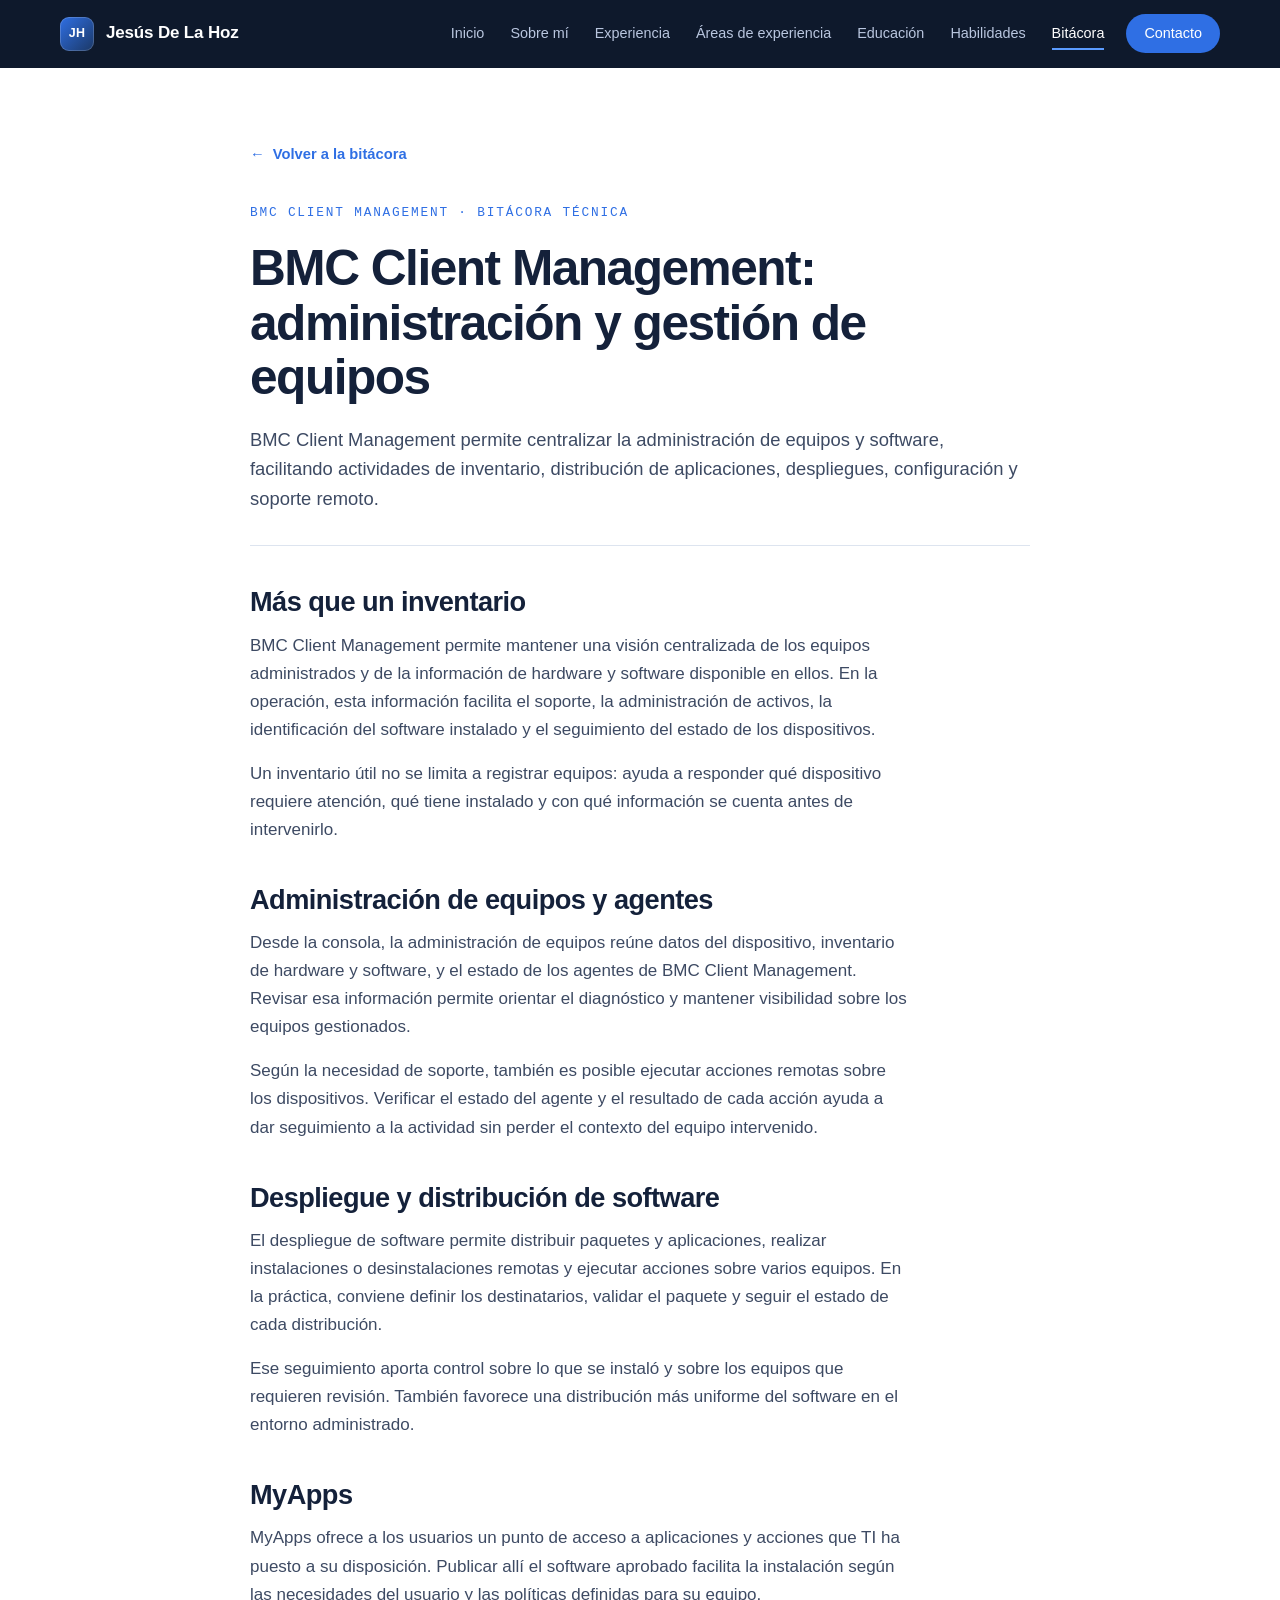
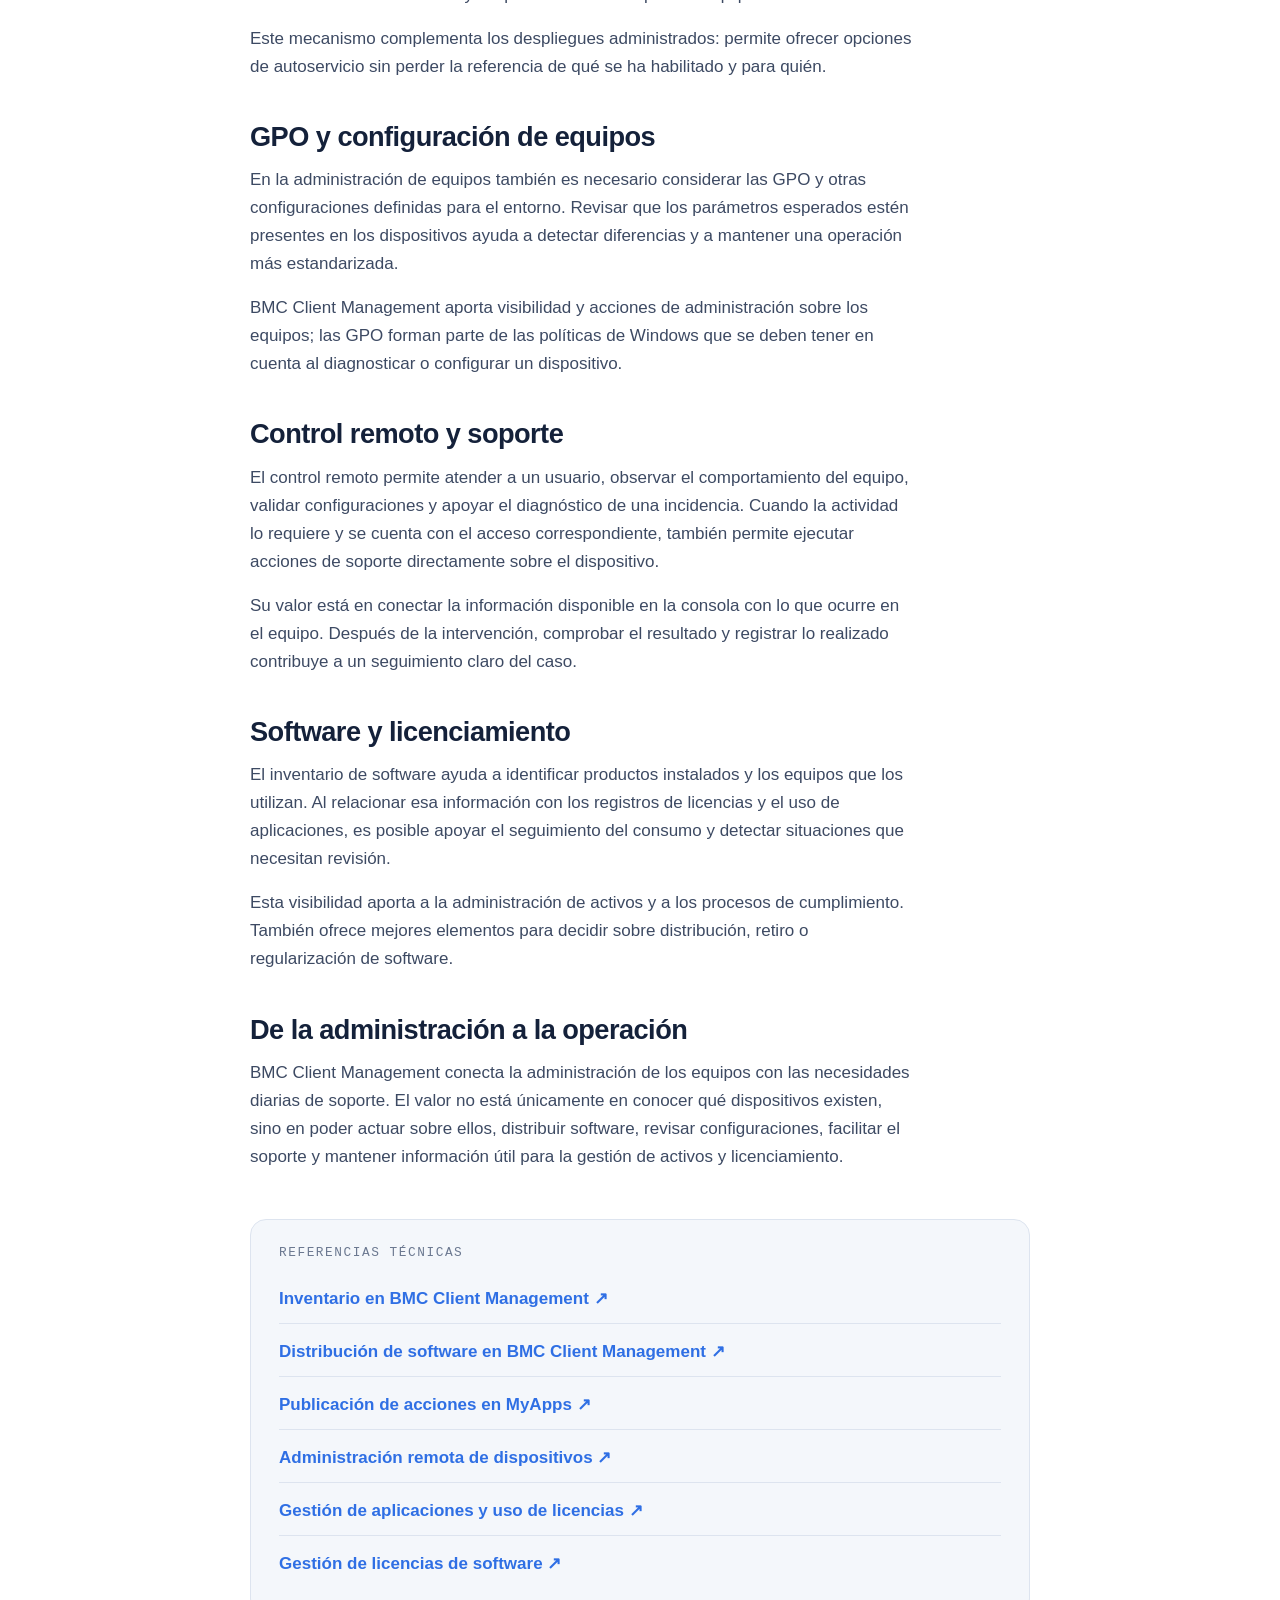
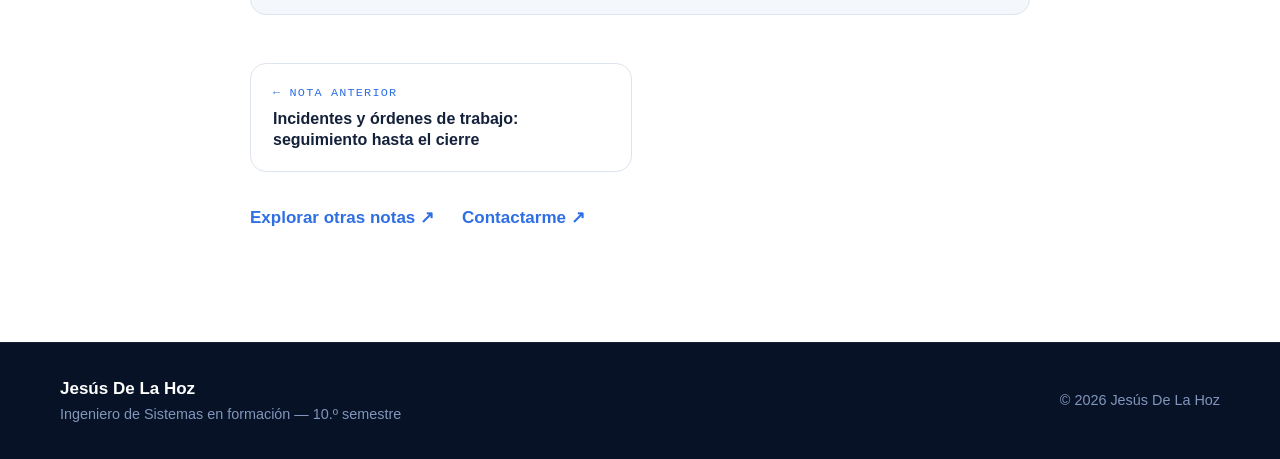
<file: bitacora/bmc-client-management.html>
<!doctype html>
<html lang="es">
<head>
  <meta charset="utf-8">
  <meta name="viewport" content="width=device-width, initial-scale=1">
  <title>BMC Client Management: administración y gestión de equipos | Jesús De La Hoz</title>
  <meta name="description" content="Administración de equipos, agentes y software mediante inventario, despliegues, MyApps, GPO, control remoto y gestión de licenciamiento.">
  <meta name="author" content="Jesús De La Hoz">
  <meta name="theme-color" content="#0b1a33">
  <link rel="canonical" href="https://jesusdelahoz.com/bitacora/bmc-client-management.html">
  <link rel="icon" href="../assets/favicon.svg" type="image/svg+xml">
  <meta property="og:type" content="article">
  <meta property="og:locale" content="es_CO">
  <meta property="og:url" content="https://jesusdelahoz.com/bitacora/bmc-client-management.html">
  <meta property="og:title" content="BMC Client Management: administración y gestión de equipos | Jesús De La Hoz">
  <meta property="og:description" content="Administración de equipos, agentes y software mediante inventario, despliegues, MyApps, GPO, control remoto y gestión de licenciamiento.">
  <meta property="og:image" content="https://jesusdelahoz.com/assets/og-image.jpg">
  <meta property="og:image:width" content="1200">
  <meta property="og:image:height" content="630">
  <meta property="og:image:alt" content="Jesús De La Hoz, Ingeniero de Sistemas en formación — 10.º semestre">
  <meta name="twitter:card" content="summary_large_image">
  <meta name="twitter:title" content="BMC Client Management: administración y gestión de equipos | Jesús De La Hoz">
  <meta name="twitter:description" content="Administración de equipos, agentes y software mediante inventario, despliegues, MyApps, GPO, control remoto y gestión de licenciamiento.">
  <meta name="twitter:image" content="https://jesusdelahoz.com/assets/og-image.jpg">
  <link rel="stylesheet" href="../css/base.css">
  <link rel="stylesheet" href="../css/layout.css">
  <link rel="stylesheet" href="../css/sections.css">
  <link rel="stylesheet" href="../css/article.css">
</head>
<body>
  <a class="skip-link" href="#contenido">Saltar al contenido</a>

  <header class="nav" id="nav">
    <div class="container nav__inner">
      <a class="nav__brand" href="../index.html#inicio" aria-label="Jesús De La Hoz, ir al inicio">
        <span class="nav__mark" aria-hidden="true">JH</span>
        <span class="nav__name">Jesús De La Hoz</span>
      </a>
      <button class="nav__toggle" id="navToggle" type="button" aria-expanded="false" aria-controls="navMenu" aria-label="Abrir menú de navegación">
        <span class="nav__bars" aria-hidden="true"></span>
      </button>
      <nav class="nav__menu" id="navMenu" aria-label="Navegación principal">
        <ul class="nav__list">
          <li><a href="../index.html#inicio">Inicio</a></li>
          <li><a href="../index.html#sobre-mi">Sobre mí</a></li>
          <li><a href="../index.html#experiencia">Experiencia</a></li>
          <li><a href="../index.html#areas">Áreas de experiencia</a></li>
          <li><a href="../index.html#educacion">Educación</a></li>
          <li><a href="../index.html#habilidades">Habilidades</a></li>
          <li><a href="../index.html#bitacora" class="is-active" aria-current="page">Bitácora</a></li>
          <li><a href="../index.html#contacto" class="nav__cta">Contacto</a></li>
        </ul>
      </nav>
    </div>
  </header>

  <main id="contenido">
    <article class="article">
      <div class="container article__shell">
        <a class="article__back" href="../index.html#bitacora"><span aria-hidden="true">←</span> Volver a la bitácora</a>
        <header class="article__head">
          <p class="eyebrow">BMC CLIENT MANAGEMENT · Bitácora técnica</p>
          <h1>BMC Client Management: administración y gestión de equipos</h1>
          <p class="article__excerpt">BMC Client Management permite centralizar la administración de equipos y software, facilitando actividades de inventario, distribución de aplicaciones, despliegues, configuración y soporte remoto.</p>
        </header>
        <div class="article__body">
          <section><h2>Más que un inventario</h2><p>BMC Client Management permite mantener una visión centralizada de los equipos administrados y de la información de hardware y software disponible en ellos. En la operación, esta información facilita el soporte, la administración de activos, la identificación del software instalado y el seguimiento del estado de los dispositivos.</p><p>Un inventario útil no se limita a registrar equipos: ayuda a responder qué dispositivo requiere atención, qué tiene instalado y con qué información se cuenta antes de intervenirlo.</p>
          </section>
          <section><h2>Administración de equipos y agentes</h2><p>Desde la consola, la administración de equipos reúne datos del dispositivo, inventario de hardware y software, y el estado de los agentes de BMC Client Management. Revisar esa información permite orientar el diagnóstico y mantener visibilidad sobre los equipos gestionados.</p><p>Según la necesidad de soporte, también es posible ejecutar acciones remotas sobre los dispositivos. Verificar el estado del agente y el resultado de cada acción ayuda a dar seguimiento a la actividad sin perder el contexto del equipo intervenido.</p>
          </section>
          <section><h2>Despliegue y distribución de software</h2><p>El despliegue de software permite distribuir paquetes y aplicaciones, realizar instalaciones o desinstalaciones remotas y ejecutar acciones sobre varios equipos. En la práctica, conviene definir los destinatarios, validar el paquete y seguir el estado de cada distribución.</p><p>Ese seguimiento aporta control sobre lo que se instaló y sobre los equipos que requieren revisión. También favorece una distribución más uniforme del software en el entorno administrado.</p>
          </section>
          <section><h2>MyApps</h2><p>MyApps ofrece a los usuarios un punto de acceso a aplicaciones y acciones que TI ha puesto a su disposición. Publicar allí el software aprobado facilita la instalación según las necesidades del usuario y las políticas definidas para su equipo.</p><p>Este mecanismo complementa los despliegues administrados: permite ofrecer opciones de autoservicio sin perder la referencia de qué se ha habilitado y para quién.</p>
          </section>
          <section><h2>GPO y configuración de equipos</h2><p>En la administración de equipos también es necesario considerar las GPO y otras configuraciones definidas para el entorno. Revisar que los parámetros esperados estén presentes en los dispositivos ayuda a detectar diferencias y a mantener una operación más estandarizada.</p><p>BMC Client Management aporta visibilidad y acciones de administración sobre los equipos; las GPO forman parte de las políticas de Windows que se deben tener en cuenta al diagnosticar o configurar un dispositivo.</p>
          </section>
          <section><h2>Control remoto y soporte</h2><p>El control remoto permite atender a un usuario, observar el comportamiento del equipo, validar configuraciones y apoyar el diagnóstico de una incidencia. Cuando la actividad lo requiere y se cuenta con el acceso correspondiente, también permite ejecutar acciones de soporte directamente sobre el dispositivo.</p><p>Su valor está en conectar la información disponible en la consola con lo que ocurre en el equipo. Después de la intervención, comprobar el resultado y registrar lo realizado contribuye a un seguimiento claro del caso.</p>
          </section>
          <section><h2>Software y licenciamiento</h2><p>El inventario de software ayuda a identificar productos instalados y los equipos que los utilizan. Al relacionar esa información con los registros de licencias y el uso de aplicaciones, es posible apoyar el seguimiento del consumo y detectar situaciones que necesitan revisión.</p><p>Esta visibilidad aporta a la administración de activos y a los procesos de cumplimiento. También ofrece mejores elementos para decidir sobre distribución, retiro o regularización de software.</p>
          </section>
          <section><h2>De la administración a la operación</h2><p>BMC Client Management conecta la administración de los equipos con las necesidades diarias de soporte. El valor no está únicamente en conocer qué dispositivos existen, sino en poder actuar sobre ellos, distribuir software, revisar configuraciones, facilitar el soporte y mantener información útil para la gestión de activos y licenciamiento.</p>
          </section>
          <aside class="article-references" aria-labelledby="referencias"><h2 id="referencias">Referencias técnicas</h2><ul>
              <li><a href="https://docs.helixops.ai/bin/Automation-DevSecOps/Client-Management/BMC-Client-Management/bcm261/Getting-started/Supported-features/Inventory-management/" target="_blank" rel="noopener noreferrer">Inventario en BMC Client Management <span aria-hidden="true">↗</span></a></li>
              <li><a href="https://docs.helixops.ai/bin/Automation-DevSecOps/Client-Management/BMC-Client-Management/bcm261/Using/Distributing-software/" target="_blank" rel="noopener noreferrer">Distribución de software en BMC Client Management <span aria-hidden="true">↗</span></a></li>
              <li><a href="https://docs.helixops.ai/bin/Automation-DevSecOps/Client-Management/BMC-Client-Management/bcm261/Using/Applying-operational-rules/Advertising-an-Operational-Rule/" target="_blank" rel="noopener noreferrer">Publicación de acciones en MyApps <span aria-hidden="true">↗</span></a></li>
              <li><a href="https://docs.helixops.ai/bin/Automation-DevSecOps/Client-Management/BMC-Client-Management/bcm261/Using/Managing-devices-remotely/" target="_blank" rel="noopener noreferrer">Administración remota de dispositivos <span aria-hidden="true">↗</span></a></li>
              <li><a href="https://docs.helixops.ai/bin/Automation-DevSecOps/Client-Management/BMC-Client-Management/bcm261/Using/Managing-applications/" target="_blank" rel="noopener noreferrer">Gestión de aplicaciones y uso de licencias <span aria-hidden="true">↗</span></a></li>
              <li><a href="https://docs.helixops.ai/bin/Automation-DevSecOps/Client-Management/BMC-Client-Management/bcm261/Using/Managing-applications/Managing-software-licenses/" target="_blank" rel="noopener noreferrer">Gestión de licencias de software <span aria-hidden="true">↗</span></a></li></ul>
          </aside>
        </div>
        <nav class="article__pn" aria-label="Navegación entre notas"><a class="pn pn--prev" href="incidentes-hasta-el-cierre.html" rel="prev"><span>← Nota anterior</span><strong>Incidentes y órdenes de trabajo: seguimiento hasta el cierre</strong></a></nav>
        <div class="article__end">
          <a href="../index.html#bitacora">Explorar otras notas <span aria-hidden="true">↗</span></a>
          <a href="../index.html#contacto">Contactarme <span aria-hidden="true">↗</span></a>
        </div>
      </div>
    </article>
  </main>

  <footer class="footer">
    <div class="container footer__inner">
      <div>
        <p class="footer__name">Jesús De La Hoz</p>
        <p class="footer__role">Ingeniero de Sistemas en formación — 10.º semestre</p>
      </div>
      <p class="footer__copy">© <span id="year">2026</span> Jesús De La Hoz</p>
    </div>
  </footer>

  <script src="../js/main.js" defer></script>
</body>
</html>
</file>
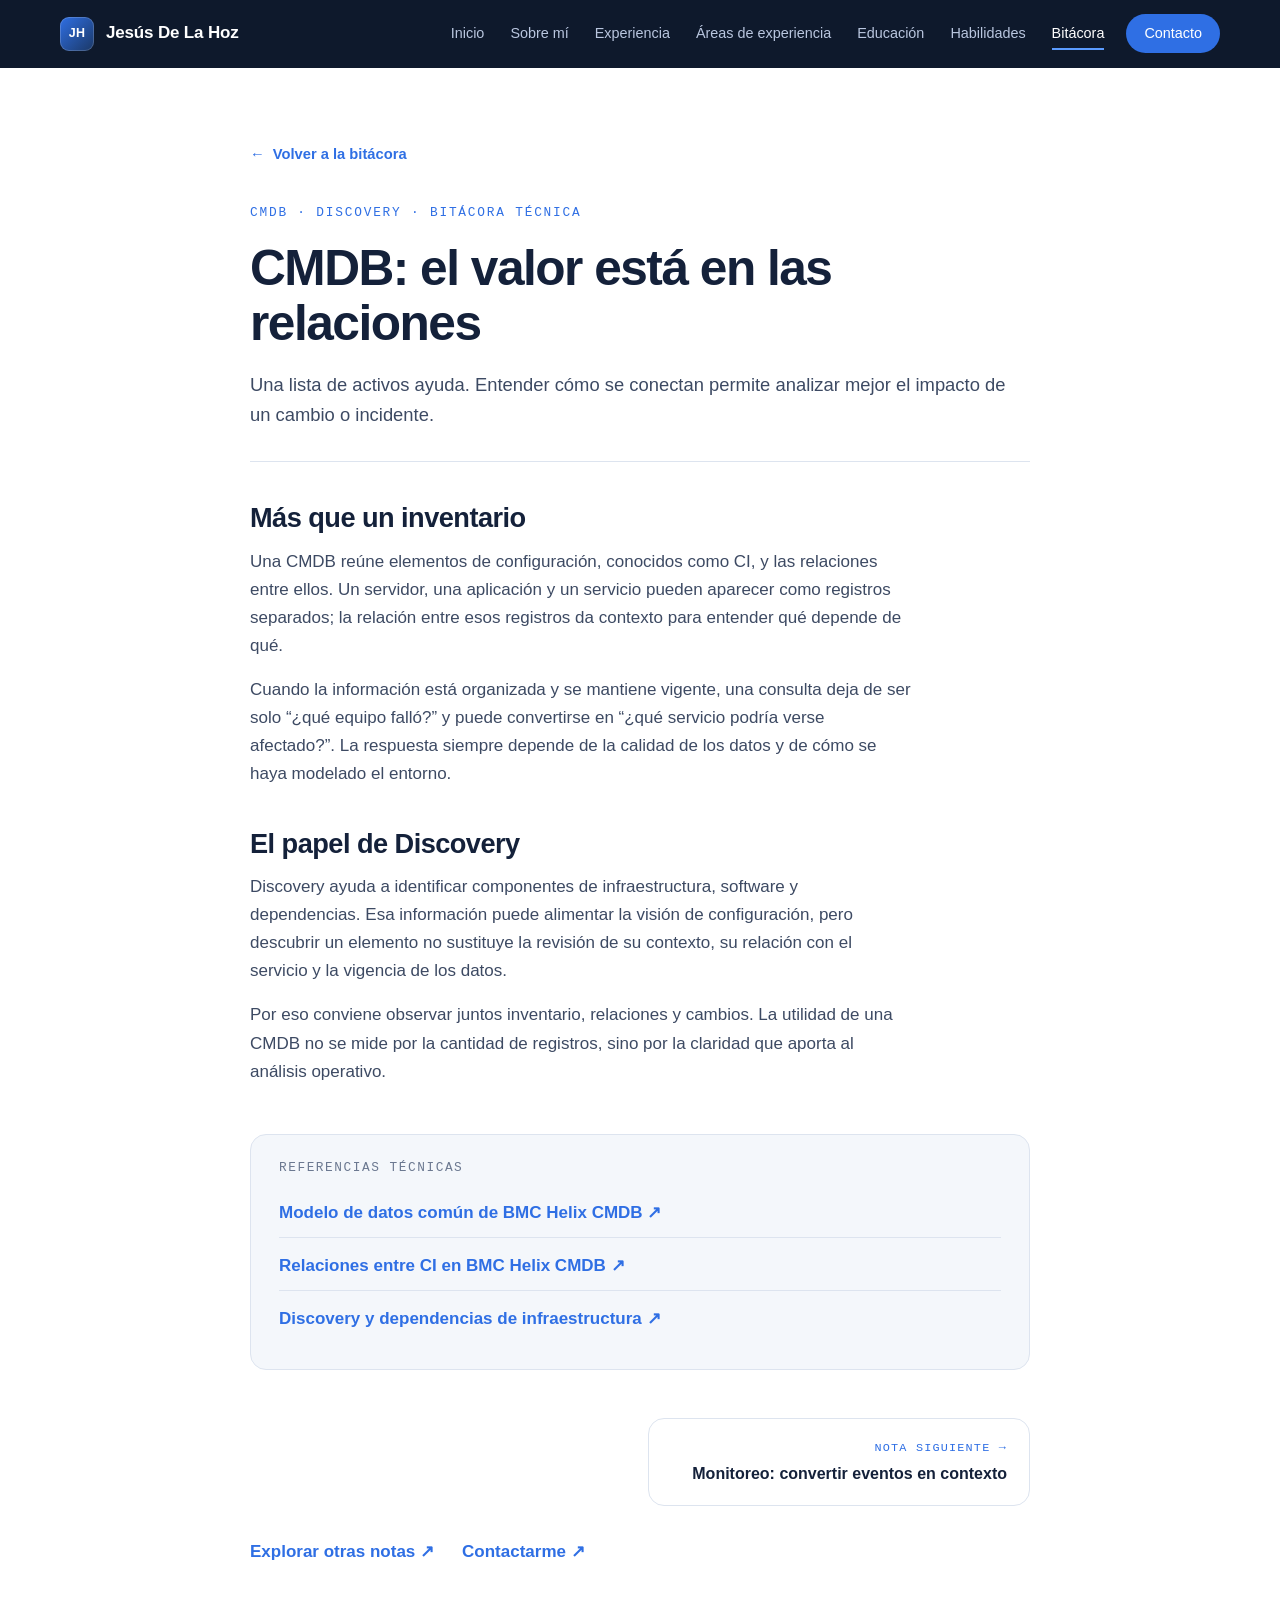
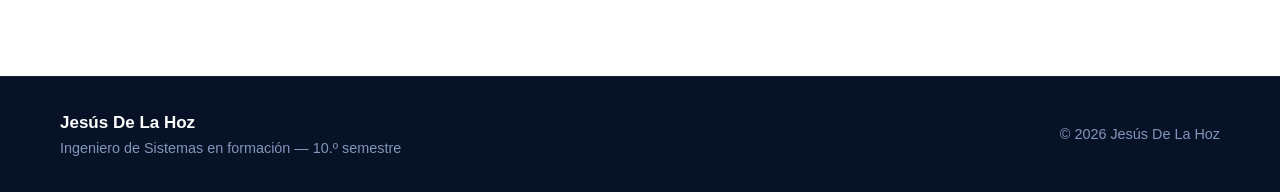
<file: bitacora/cmdb-y-relaciones.html>
<!doctype html>
<html lang="es">
<head>
  <meta charset="utf-8">
  <meta name="viewport" content="width=device-width, initial-scale=1">
  <title>CMDB: el valor está en las relaciones | Jesús De La Hoz</title>
  <meta name="description" content="Una lista de activos ayuda. Entender cómo se conectan permite analizar mejor el impacto de un cambio o incidente.">
  <meta name="author" content="Jesús De La Hoz">
  <meta name="theme-color" content="#0b1a33">
  <link rel="canonical" href="https://jesusdelahoz.com/bitacora/cmdb-y-relaciones.html">
  <link rel="icon" href="../assets/favicon.svg" type="image/svg+xml">
  <meta property="og:type" content="article">
  <meta property="og:locale" content="es_CO">
  <meta property="og:url" content="https://jesusdelahoz.com/bitacora/cmdb-y-relaciones.html">
  <meta property="og:title" content="CMDB: el valor está en las relaciones | Jesús De La Hoz">
  <meta property="og:description" content="Una lista de activos ayuda. Entender cómo se conectan permite analizar mejor el impacto de un cambio o incidente.">
  <meta property="og:image" content="https://jesusdelahoz.com/assets/og-image.jpg">
  <meta property="og:image:width" content="1200">
  <meta property="og:image:height" content="630">
  <meta property="og:image:alt" content="Jesús De La Hoz, Ingeniero de Sistemas en formación — 10.º semestre">
  <meta name="twitter:card" content="summary_large_image">
  <meta name="twitter:title" content="CMDB: el valor está en las relaciones | Jesús De La Hoz">
  <meta name="twitter:description" content="Una lista de activos ayuda. Entender cómo se conectan permite analizar mejor el impacto de un cambio o incidente.">
  <meta name="twitter:image" content="https://jesusdelahoz.com/assets/og-image.jpg">
  <link rel="stylesheet" href="../css/base.css">
  <link rel="stylesheet" href="../css/layout.css">
  <link rel="stylesheet" href="../css/sections.css">
  <link rel="stylesheet" href="../css/article.css">
</head>
<body>
  <a class="skip-link" href="#contenido">Saltar al contenido</a>

  <header class="nav" id="nav">
    <div class="container nav__inner">
      <a class="nav__brand" href="../index.html#inicio" aria-label="Jesús De La Hoz, ir al inicio">
        <span class="nav__mark" aria-hidden="true">JH</span>
        <span class="nav__name">Jesús De La Hoz</span>
      </a>
      <button class="nav__toggle" id="navToggle" type="button" aria-expanded="false" aria-controls="navMenu" aria-label="Abrir menú de navegación">
        <span class="nav__bars" aria-hidden="true"></span>
      </button>
      <nav class="nav__menu" id="navMenu" aria-label="Navegación principal">
        <ul class="nav__list">
          <li><a href="../index.html#inicio">Inicio</a></li>
          <li><a href="../index.html#sobre-mi">Sobre mí</a></li>
          <li><a href="../index.html#experiencia">Experiencia</a></li>
          <li><a href="../index.html#areas">Áreas de experiencia</a></li>
          <li><a href="../index.html#educacion">Educación</a></li>
          <li><a href="../index.html#habilidades">Habilidades</a></li>
          <li><a href="../index.html#bitacora" class="is-active" aria-current="page">Bitácora</a></li>
          <li><a href="../index.html#contacto" class="nav__cta">Contacto</a></li>
        </ul>
      </nav>
    </div>
  </header>

  <main id="contenido">
    <article class="article">
      <div class="container article__shell">
        <a class="article__back" href="../index.html#bitacora"><span aria-hidden="true">←</span> Volver a la bitácora</a>
        <header class="article__head">
          <p class="eyebrow">CMDB · DISCOVERY · Bitácora técnica</p>
          <h1>CMDB: el valor está en las relaciones</h1>
          <p class="article__excerpt">Una lista de activos ayuda. Entender cómo se conectan permite analizar mejor el impacto de un cambio o incidente.</p>
        </header>
        <div class="article__body">
          <section><h2>Más que un inventario</h2><p>Una CMDB reúne elementos de configuración, conocidos como CI, y las relaciones entre ellos. Un servidor, una aplicación y un servicio pueden aparecer como registros separados; la relación entre esos registros da contexto para entender qué depende de qué.</p><p>Cuando la información está organizada y se mantiene vigente, una consulta deja de ser solo “¿qué equipo falló?” y puede convertirse en “¿qué servicio podría verse afectado?”. La respuesta siempre depende de la calidad de los datos y de cómo se haya modelado el entorno.</p>
          </section>
          <section><h2>El papel de Discovery</h2><p>Discovery ayuda a identificar componentes de infraestructura, software y dependencias. Esa información puede alimentar la visión de configuración, pero descubrir un elemento no sustituye la revisión de su contexto, su relación con el servicio y la vigencia de los datos.</p><p>Por eso conviene observar juntos inventario, relaciones y cambios. La utilidad de una CMDB no se mide por la cantidad de registros, sino por la claridad que aporta al análisis operativo.</p>
          </section>
          <aside class="article-references" aria-labelledby="referencias"><h2 id="referencias">Referencias técnicas</h2><ul>
              <li><a href="https://docs.helixops.ai/bin/Service-Management/IT-Service-Management/BMC-Helix-CMDB/ac262/Managing-the-common-data-model/" target="_blank" rel="noopener noreferrer">Modelo de datos común de BMC Helix CMDB <span aria-hidden="true">↗</span></a></li>
              <li><a href="https://docs.helixops.ai/bin/Service-Management/IT-Service-Management/BMC-Helix-CMDB/ac262/Using/Working-with-CIs-and-relationships/Adding-a-relationship-between-CIs/" target="_blank" rel="noopener noreferrer">Relaciones entre CI en BMC Helix CMDB <span aria-hidden="true">↗</span></a></li>
              <li><a href="https://docs.helixops.ai/bin/IT-Operations-Management/Discovery/BMC-Helix-Discovery/DAAS/Using/Auditing-a-data-center/" target="_blank" rel="noopener noreferrer">Discovery y dependencias de infraestructura <span aria-hidden="true">↗</span></a></li></ul>
          </aside>
        </div>
        <nav class="article__pn" aria-label="Navegación entre notas"><a class="pn pn--next" href="monitoreo-con-contexto.html" rel="next"><span>Nota siguiente →</span><strong>Monitoreo: convertir eventos en contexto</strong></a></nav>
        <div class="article__end">
          <a href="../index.html#bitacora">Explorar otras notas <span aria-hidden="true">↗</span></a>
          <a href="../index.html#contacto">Contactarme <span aria-hidden="true">↗</span></a>
        </div>
      </div>
    </article>
  </main>

  <footer class="footer">
    <div class="container footer__inner">
      <div>
        <p class="footer__name">Jesús De La Hoz</p>
        <p class="footer__role">Ingeniero de Sistemas en formación — 10.º semestre</p>
      </div>
      <p class="footer__copy">© <span id="year">2026</span> Jesús De La Hoz</p>
    </div>
  </footer>

  <script src="../js/main.js" defer></script>
</body>
</html>
</file>
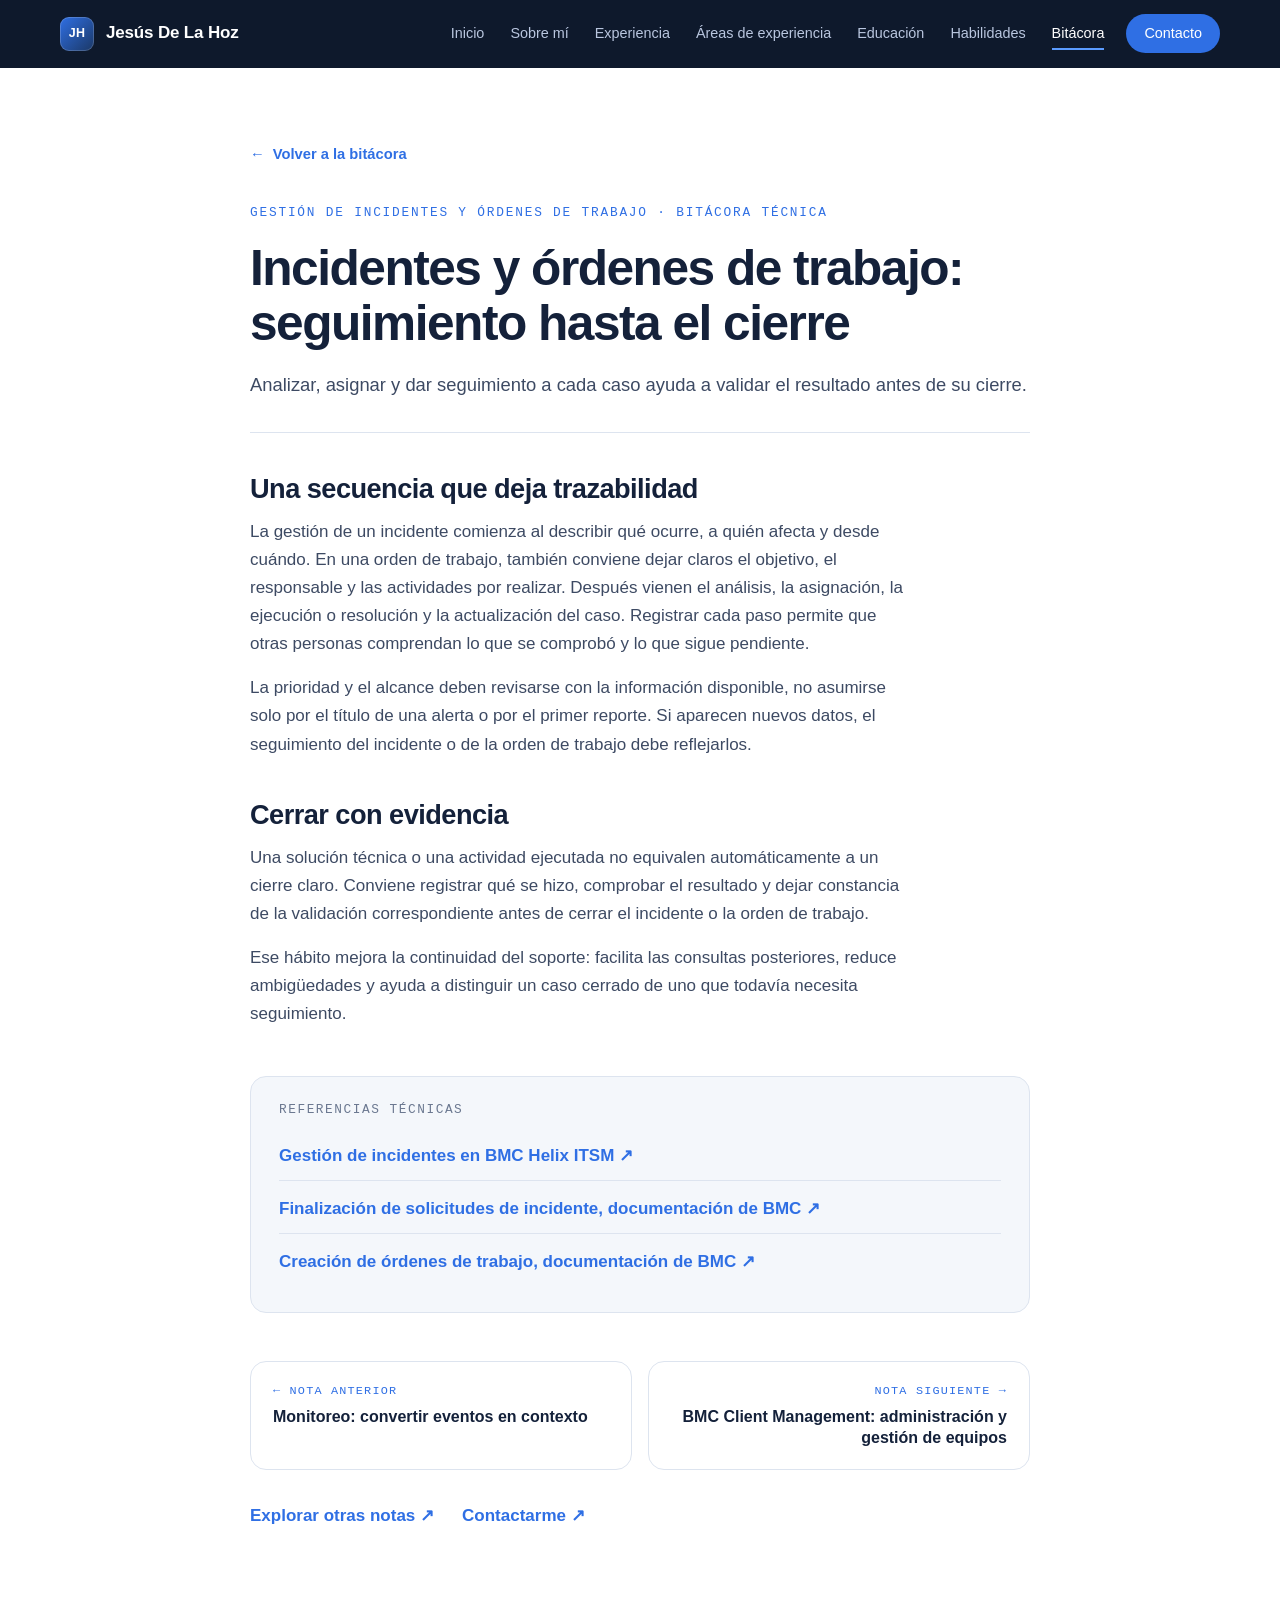
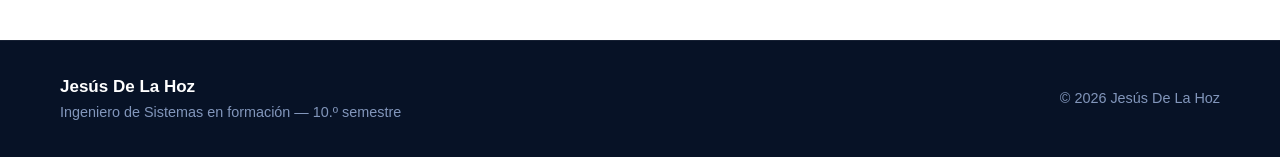
<file: bitacora/incidentes-hasta-el-cierre.html>
<!doctype html>
<html lang="es">
<head>
  <meta charset="utf-8">
  <meta name="viewport" content="width=device-width, initial-scale=1">
  <title>Incidentes y órdenes de trabajo: seguimiento hasta el cierre | Jesús De La Hoz</title>
  <meta name="description" content="Analizar, asignar y dar seguimiento a cada caso ayuda a validar el resultado antes de su cierre.">
  <meta name="author" content="Jesús De La Hoz">
  <meta name="theme-color" content="#0b1a33">
  <link rel="canonical" href="https://jesusdelahoz.com/bitacora/incidentes-hasta-el-cierre.html">
  <link rel="icon" href="../assets/favicon.svg" type="image/svg+xml">
  <meta property="og:type" content="article">
  <meta property="og:locale" content="es_CO">
  <meta property="og:url" content="https://jesusdelahoz.com/bitacora/incidentes-hasta-el-cierre.html">
  <meta property="og:title" content="Incidentes y órdenes de trabajo: seguimiento hasta el cierre | Jesús De La Hoz">
  <meta property="og:description" content="Analizar, asignar y dar seguimiento a cada caso ayuda a validar el resultado antes de su cierre.">
  <meta property="og:image" content="https://jesusdelahoz.com/assets/og-image.jpg">
  <meta property="og:image:width" content="1200">
  <meta property="og:image:height" content="630">
  <meta property="og:image:alt" content="Jesús De La Hoz, Ingeniero de Sistemas en formación — 10.º semestre">
  <meta name="twitter:card" content="summary_large_image">
  <meta name="twitter:title" content="Incidentes y órdenes de trabajo: seguimiento hasta el cierre | Jesús De La Hoz">
  <meta name="twitter:description" content="Analizar, asignar y dar seguimiento a cada caso ayuda a validar el resultado antes de su cierre.">
  <meta name="twitter:image" content="https://jesusdelahoz.com/assets/og-image.jpg">
  <link rel="stylesheet" href="../css/base.css">
  <link rel="stylesheet" href="../css/layout.css">
  <link rel="stylesheet" href="../css/sections.css">
  <link rel="stylesheet" href="../css/article.css">
</head>
<body>
  <a class="skip-link" href="#contenido">Saltar al contenido</a>

  <header class="nav" id="nav">
    <div class="container nav__inner">
      <a class="nav__brand" href="../index.html#inicio" aria-label="Jesús De La Hoz, ir al inicio">
        <span class="nav__mark" aria-hidden="true">JH</span>
        <span class="nav__name">Jesús De La Hoz</span>
      </a>
      <button class="nav__toggle" id="navToggle" type="button" aria-expanded="false" aria-controls="navMenu" aria-label="Abrir menú de navegación">
        <span class="nav__bars" aria-hidden="true"></span>
      </button>
      <nav class="nav__menu" id="navMenu" aria-label="Navegación principal">
        <ul class="nav__list">
          <li><a href="../index.html#inicio">Inicio</a></li>
          <li><a href="../index.html#sobre-mi">Sobre mí</a></li>
          <li><a href="../index.html#experiencia">Experiencia</a></li>
          <li><a href="../index.html#areas">Áreas de experiencia</a></li>
          <li><a href="../index.html#educacion">Educación</a></li>
          <li><a href="../index.html#habilidades">Habilidades</a></li>
          <li><a href="../index.html#bitacora" class="is-active" aria-current="page">Bitácora</a></li>
          <li><a href="../index.html#contacto" class="nav__cta">Contacto</a></li>
        </ul>
      </nav>
    </div>
  </header>

  <main id="contenido">
    <article class="article">
      <div class="container article__shell">
        <a class="article__back" href="../index.html#bitacora"><span aria-hidden="true">←</span> Volver a la bitácora</a>
        <header class="article__head">
          <p class="eyebrow">GESTIÓN DE INCIDENTES Y ÓRDENES DE TRABAJO · Bitácora técnica</p>
          <h1>Incidentes y órdenes de trabajo: seguimiento hasta el cierre</h1>
          <p class="article__excerpt">Analizar, asignar y dar seguimiento a cada caso ayuda a validar el resultado antes de su cierre.</p>
        </header>
        <div class="article__body">
          <section><h2>Una secuencia que deja trazabilidad</h2><p>La gestión de un incidente comienza al describir qué ocurre, a quién afecta y desde cuándo. En una orden de trabajo, también conviene dejar claros el objetivo, el responsable y las actividades por realizar. Después vienen el análisis, la asignación, la ejecución o resolución y la actualización del caso. Registrar cada paso permite que otras personas comprendan lo que se comprobó y lo que sigue pendiente.</p><p>La prioridad y el alcance deben revisarse con la información disponible, no asumirse solo por el título de una alerta o por el primer reporte. Si aparecen nuevos datos, el seguimiento del incidente o de la orden de trabajo debe reflejarlos.</p>
          </section>
          <section><h2>Cerrar con evidencia</h2><p>Una solución técnica o una actividad ejecutada no equivalen automáticamente a un cierre claro. Conviene registrar qué se hizo, comprobar el resultado y dejar constancia de la validación correspondiente antes de cerrar el incidente o la orden de trabajo.</p><p>Ese hábito mejora la continuidad del soporte: facilita las consultas posteriores, reduce ambigüedades y ayuda a distinguir un caso cerrado de uno que todavía necesita seguimiento.</p>
          </section>
          <aside class="article-references" aria-labelledby="referencias"><h2 id="referencias">Referencias técnicas</h2><ul>
              <li><a href="https://docs.helixops.ai/bin/Service-Management/IT-Service-Management/BMC-Helix-ITSM-Service-Desk/servicedesk262/Getting-started/Learning-about-Incident-Management/" target="_blank" rel="noopener noreferrer">Gestión de incidentes en BMC Helix ITSM <span aria-hidden="true">↗</span></a></li>
              <li><a href="https://docs.helixops.ai/bin/Service-Management/IT-Service-Management/BMC-Helix-ITSM-Service-Desk/servicedesk262/Managing-incident-requests/Closing-incident-requests/Completing-an-incident-request/" target="_blank" rel="noopener noreferrer">Finalización de solicitudes de incidente, documentación de BMC <span aria-hidden="true">↗</span></a></li>
              <li><a href="https://docs.helixops.ai/bin/Service-Management/IT-Service-Management/BMC-Service-Request-Management/srm262/Managing-work-orders/Creating-work-orders/" target="_blank" rel="noopener noreferrer">Creación de órdenes de trabajo, documentación de BMC <span aria-hidden="true">↗</span></a></li></ul>
          </aside>
        </div>
        <nav class="article__pn" aria-label="Navegación entre notas"><a class="pn pn--prev" href="monitoreo-con-contexto.html" rel="prev"><span>← Nota anterior</span><strong>Monitoreo: convertir eventos en contexto</strong></a><a class="pn pn--next" href="bmc-client-management.html" rel="next"><span>Nota siguiente →</span><strong>BMC Client Management: administración y gestión de equipos</strong></a></nav>
        <div class="article__end">
          <a href="../index.html#bitacora">Explorar otras notas <span aria-hidden="true">↗</span></a>
          <a href="../index.html#contacto">Contactarme <span aria-hidden="true">↗</span></a>
        </div>
      </div>
    </article>
  </main>

  <footer class="footer">
    <div class="container footer__inner">
      <div>
        <p class="footer__name">Jesús De La Hoz</p>
        <p class="footer__role">Ingeniero de Sistemas en formación — 10.º semestre</p>
      </div>
      <p class="footer__copy">© <span id="year">2026</span> Jesús De La Hoz</p>
    </div>
  </footer>

  <script src="../js/main.js" defer></script>
</body>
</html>
</file>
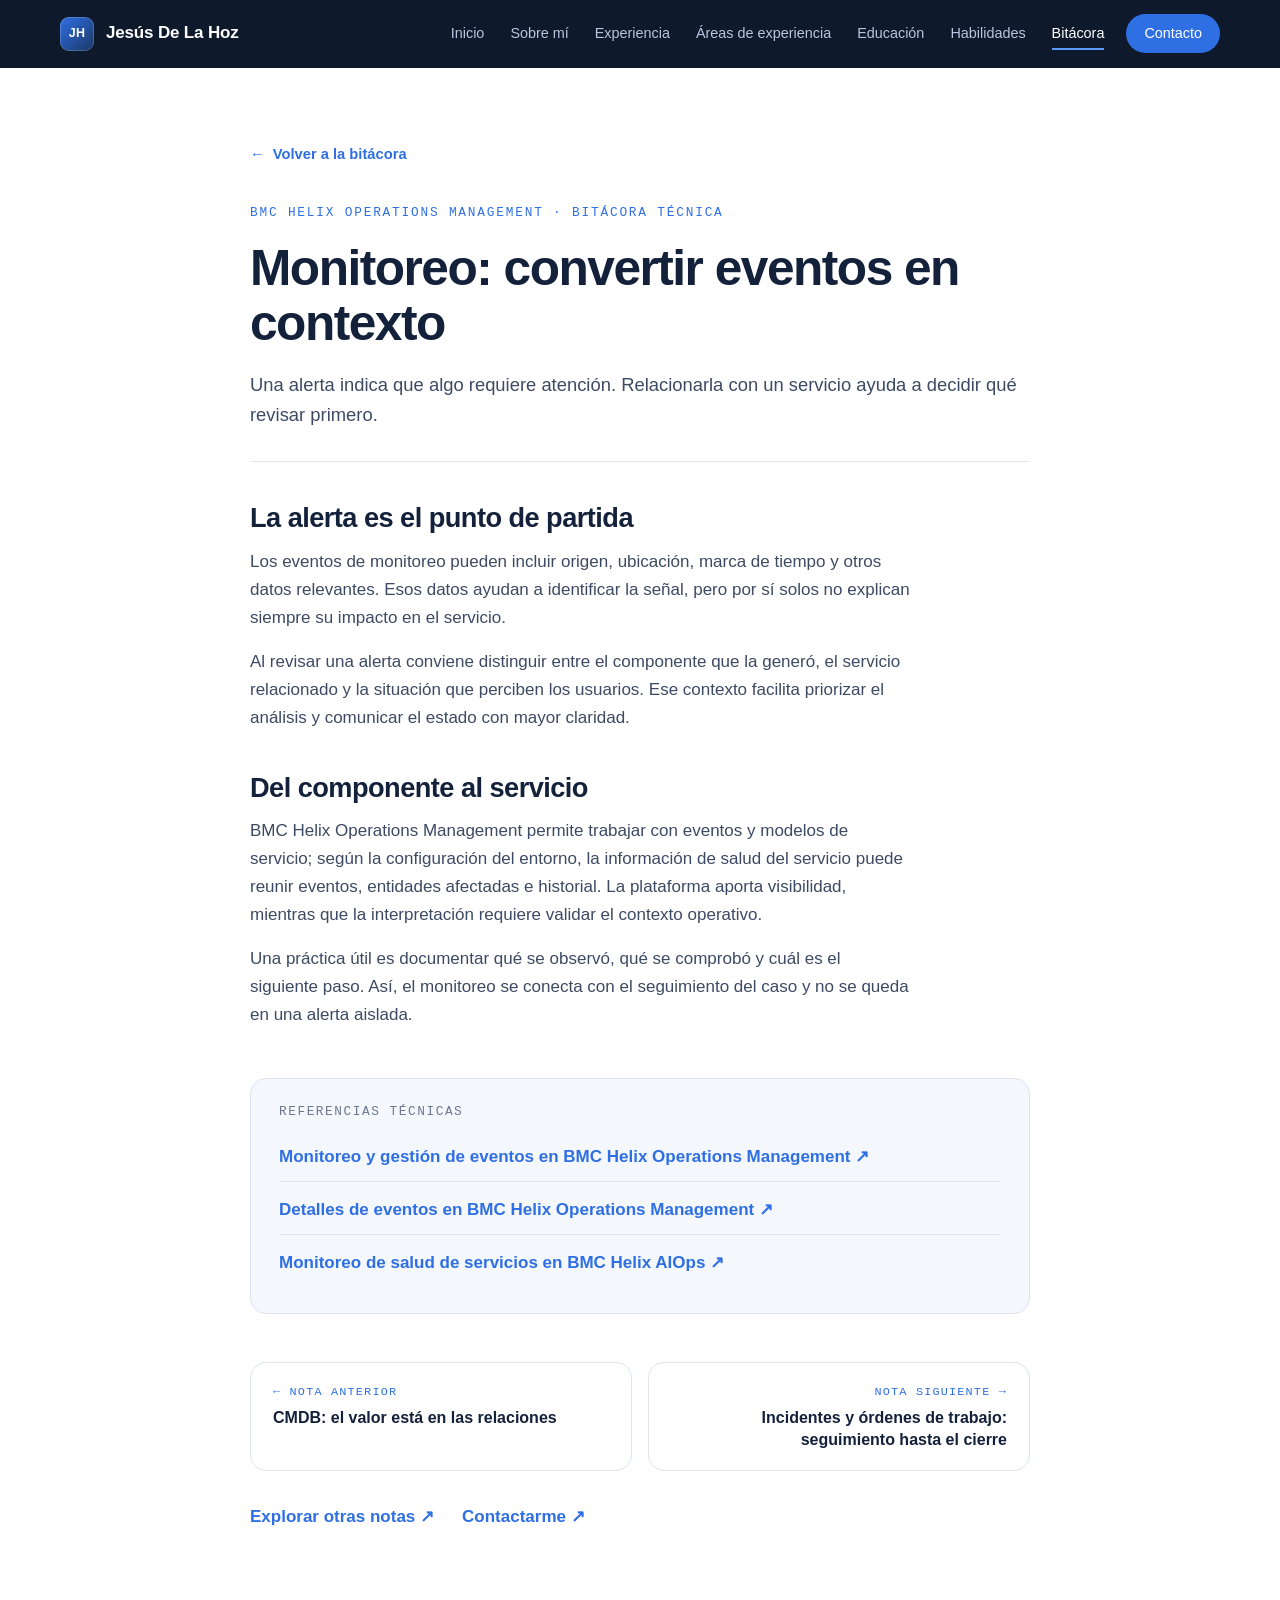
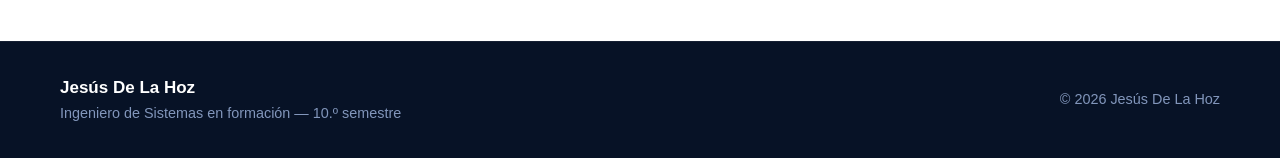
<file: bitacora/monitoreo-con-contexto.html>
<!doctype html>
<html lang="es">
<head>
  <meta charset="utf-8">
  <meta name="viewport" content="width=device-width, initial-scale=1">
  <title>Monitoreo: convertir eventos en contexto | Jesús De La Hoz</title>
  <meta name="description" content="Una alerta indica que algo requiere atención. Relacionarla con un servicio ayuda a decidir qué revisar primero.">
  <meta name="author" content="Jesús De La Hoz">
  <meta name="theme-color" content="#0b1a33">
  <link rel="canonical" href="https://jesusdelahoz.com/bitacora/monitoreo-con-contexto.html">
  <link rel="icon" href="../assets/favicon.svg" type="image/svg+xml">
  <meta property="og:type" content="article">
  <meta property="og:locale" content="es_CO">
  <meta property="og:url" content="https://jesusdelahoz.com/bitacora/monitoreo-con-contexto.html">
  <meta property="og:title" content="Monitoreo: convertir eventos en contexto | Jesús De La Hoz">
  <meta property="og:description" content="Una alerta indica que algo requiere atención. Relacionarla con un servicio ayuda a decidir qué revisar primero.">
  <meta property="og:image" content="https://jesusdelahoz.com/assets/og-image.jpg">
  <meta property="og:image:width" content="1200">
  <meta property="og:image:height" content="630">
  <meta property="og:image:alt" content="Jesús De La Hoz, Ingeniero de Sistemas en formación — 10.º semestre">
  <meta name="twitter:card" content="summary_large_image">
  <meta name="twitter:title" content="Monitoreo: convertir eventos en contexto | Jesús De La Hoz">
  <meta name="twitter:description" content="Una alerta indica que algo requiere atención. Relacionarla con un servicio ayuda a decidir qué revisar primero.">
  <meta name="twitter:image" content="https://jesusdelahoz.com/assets/og-image.jpg">
  <link rel="stylesheet" href="../css/base.css">
  <link rel="stylesheet" href="../css/layout.css">
  <link rel="stylesheet" href="../css/sections.css">
  <link rel="stylesheet" href="../css/article.css">
</head>
<body>
  <a class="skip-link" href="#contenido">Saltar al contenido</a>

  <header class="nav" id="nav">
    <div class="container nav__inner">
      <a class="nav__brand" href="../index.html#inicio" aria-label="Jesús De La Hoz, ir al inicio">
        <span class="nav__mark" aria-hidden="true">JH</span>
        <span class="nav__name">Jesús De La Hoz</span>
      </a>
      <button class="nav__toggle" id="navToggle" type="button" aria-expanded="false" aria-controls="navMenu" aria-label="Abrir menú de navegación">
        <span class="nav__bars" aria-hidden="true"></span>
      </button>
      <nav class="nav__menu" id="navMenu" aria-label="Navegación principal">
        <ul class="nav__list">
          <li><a href="../index.html#inicio">Inicio</a></li>
          <li><a href="../index.html#sobre-mi">Sobre mí</a></li>
          <li><a href="../index.html#experiencia">Experiencia</a></li>
          <li><a href="../index.html#areas">Áreas de experiencia</a></li>
          <li><a href="../index.html#educacion">Educación</a></li>
          <li><a href="../index.html#habilidades">Habilidades</a></li>
          <li><a href="../index.html#bitacora" class="is-active" aria-current="page">Bitácora</a></li>
          <li><a href="../index.html#contacto" class="nav__cta">Contacto</a></li>
        </ul>
      </nav>
    </div>
  </header>

  <main id="contenido">
    <article class="article">
      <div class="container article__shell">
        <a class="article__back" href="../index.html#bitacora"><span aria-hidden="true">←</span> Volver a la bitácora</a>
        <header class="article__head">
          <p class="eyebrow">BMC HELIX OPERATIONS MANAGEMENT · Bitácora técnica</p>
          <h1>Monitoreo: convertir eventos en contexto</h1>
          <p class="article__excerpt">Una alerta indica que algo requiere atención. Relacionarla con un servicio ayuda a decidir qué revisar primero.</p>
        </header>
        <div class="article__body">
          <section><h2>La alerta es el punto de partida</h2><p>Los eventos de monitoreo pueden incluir origen, ubicación, marca de tiempo y otros datos relevantes. Esos datos ayudan a identificar la señal, pero por sí solos no explican siempre su impacto en el servicio.</p><p>Al revisar una alerta conviene distinguir entre el componente que la generó, el servicio relacionado y la situación que perciben los usuarios. Ese contexto facilita priorizar el análisis y comunicar el estado con mayor claridad.</p>
          </section>
          <section><h2>Del componente al servicio</h2><p>BMC Helix Operations Management permite trabajar con eventos y modelos de servicio; según la configuración del entorno, la información de salud del servicio puede reunir eventos, entidades afectadas e historial. La plataforma aporta visibilidad, mientras que la interpretación requiere validar el contexto operativo.</p><p>Una práctica útil es documentar qué se observó, qué se comprobó y cuál es el siguiente paso. Así, el monitoreo se conecta con el seguimiento del caso y no se queda en una alerta aislada.</p>
          </section>
          <aside class="article-references" aria-labelledby="referencias"><h2 id="referencias">Referencias técnicas</h2><ul>
              <li><a href="https://docs.helixops.ai/bin/view/IT-Operations-Management/Operations-Management/BMC-Helix-Operations-Management/bhom262/Monitoring-events-and-reducing-event-noise/Monitoring-and-managing-events/" target="_blank" rel="noopener noreferrer">Monitoreo y gestión de eventos en BMC Helix Operations Management <span aria-hidden="true">↗</span></a></li>
              <li><a href="https://docs.helixops.ai/bin/view/IT-Operations-Management/Operations-Management/BMC-Helix-Operations-Management/bhom262/Monitoring-events-and-reducing-event-noise/Monitoring-and-managing-events/Viewing-event-details/" target="_blank" rel="noopener noreferrer">Detalles de eventos en BMC Helix Operations Management <span aria-hidden="true">↗</span></a></li>
              <li><a href="https://docs.helixops.ai/bin/IT-Operations-Management/Operations-Management/BMC-Helix-AIOps/aiops262/Monitoring-services/Monitoring-service-health/" target="_blank" rel="noopener noreferrer">Monitoreo de salud de servicios en BMC Helix AIOps <span aria-hidden="true">↗</span></a></li></ul>
          </aside>
        </div>
        <nav class="article__pn" aria-label="Navegación entre notas"><a class="pn pn--prev" href="cmdb-y-relaciones.html" rel="prev"><span>← Nota anterior</span><strong>CMDB: el valor está en las relaciones</strong></a><a class="pn pn--next" href="incidentes-hasta-el-cierre.html" rel="next"><span>Nota siguiente →</span><strong>Incidentes y órdenes de trabajo: seguimiento hasta el cierre</strong></a></nav>
        <div class="article__end">
          <a href="../index.html#bitacora">Explorar otras notas <span aria-hidden="true">↗</span></a>
          <a href="../index.html#contacto">Contactarme <span aria-hidden="true">↗</span></a>
        </div>
      </div>
    </article>
  </main>

  <footer class="footer">
    <div class="container footer__inner">
      <div>
        <p class="footer__name">Jesús De La Hoz</p>
        <p class="footer__role">Ingeniero de Sistemas en formación — 10.º semestre</p>
      </div>
      <p class="footer__copy">© <span id="year">2026</span> Jesús De La Hoz</p>
    </div>
  </footer>

  <script src="../js/main.js" defer></script>
</body>
</html>
</file>
<file: css/base.css>
/* Tokens, reset y elementos base */
:root {
  --navy-950: #071226;
  --navy-900: #0b1a33;
  --navy-800: #11264a;
  --navy-700: #1b3866;
  --blue-500: #2f6fe4;
  --blue-400: #5b9bff;
  --blue-100: #e3edff;
  --ink: #14213a;
  --text: #3d4a63;
  --muted: #6b7890;
  --line: #dde4ef;
  --bg: #ffffff;
  --bg-tint: #f4f7fb;

  --font-sans: "Inter", ui-sans-serif, -apple-system, BlinkMacSystemFont, "Segoe UI", Roboto, "Helvetica Neue", Arial, sans-serif;
  --font-mono: ui-monospace, "SF Mono", Menlo, Consolas, monospace;

  --radius: 16px;
  --radius-sm: 10px;
  --shadow-sm: 0 1px 2px rgba(11, 26, 51, .05), 0 4px 14px rgba(11, 26, 51, .05);
  --shadow-md: 0 2px 4px rgba(11, 26, 51, .04), 0 14px 36px rgba(11, 26, 51, .09);
  --ease: cubic-bezier(.22, .61, .36, 1);
  --nav-h: 68px;
  --container: 1160px;
}

*, *::before, *::after { box-sizing: border-box; }

html {
  scroll-behavior: smooth;
  scroll-padding-top: calc(var(--nav-h) + 12px);
  -webkit-text-size-adjust: 100%;
  overflow-x: clip;
}

body {
  margin: 0;
  font-family: var(--font-sans);
  font-size: 1.0625rem;
  line-height: 1.65;
  color: var(--text);
  background: var(--bg);
  -webkit-font-smoothing: antialiased;
  text-rendering: optimizeLegibility;
}

h1, h2, h3, p, ul, ol { margin: 0; }
ul, ol { padding: 0; list-style: none; }
img { display: block; max-width: 100%; height: auto; }
a { color: inherit; text-decoration: none; }
button { font: inherit; color: inherit; }

h1, h2, h3 { color: var(--ink); line-height: 1.15; letter-spacing: -.02em; }

:focus-visible {
  outline: 3px solid var(--blue-400);
  outline-offset: 3px;
  border-radius: 6px;
}

.skip-link {
  position: fixed;
  top: -60px;
  left: 16px;
  z-index: 200;
  padding: 10px 16px;
  background: var(--blue-500);
  color: #fff;
  border-radius: 8px;
  transition: top .2s var(--ease);
}
.skip-link:focus { top: 12px; }

.container {
  width: min(100% - 48px, var(--container));
  margin-inline: auto;
}

.icon {
  width: 22px;
  height: 22px;
  flex: none;
  fill: none;
  stroke: currentColor;
  stroke-width: 1.6;
  stroke-linecap: round;
  stroke-linejoin: round;
}

/* Botones */
.btn {
  display: inline-flex;
  align-items: center;
  justify-content: center;
  gap: 10px;
  min-height: 48px;
  padding: 0 24px;
  border-radius: 999px;
  border: 1px solid transparent;
  font-size: .975rem;
  font-weight: 600;
  letter-spacing: -.005em;
  cursor: pointer;
  transition: transform .25s var(--ease), background-color .25s var(--ease), border-color .25s var(--ease), box-shadow .25s var(--ease);
}
.btn .icon { width: 18px; height: 18px; stroke-width: 2; }
.btn:hover { transform: translateY(-2px); }
.btn:active { transform: translateY(0); }

.btn--primary { background: var(--blue-500); color: #fff; box-shadow: 0 8px 22px rgba(47, 111, 228, .35); }
.btn--primary:hover { background: #2a63cc; box-shadow: 0 12px 28px rgba(47, 111, 228, .42); }
.btn--primary.btn--light { background: #fff; color: var(--navy-900); box-shadow: 0 8px 22px rgba(0, 0, 0, .25); }
.btn--primary.btn--light:hover { background: var(--blue-100); }

.btn--ghost { color: #fff; border-color: rgba(255, 255, 255, .28); background: rgba(255, 255, 255, .05); }
.btn--ghost:hover { border-color: rgba(255, 255, 255, .6); background: rgba(255, 255, 255, .1); }

.btn--link { color: #cfdcf5; padding-inline: 12px; }
.btn--link:hover { color: #fff; }

/* Tags */
.tags { display: flex; flex-wrap: wrap; gap: 8px; }
.tags li {
  padding: 5px 12px;
  font-family: var(--font-mono);
  font-size: .78rem;
  color: var(--navy-700);
  background: var(--blue-100);
  border-radius: 999px;
  letter-spacing: .01em;
}

/* Reveal */
.reveal { opacity: 0; transform: translateY(18px); transition: opacity .7s var(--ease), transform .7s var(--ease); transition-delay: var(--d, 0ms); }
.reveal.is-visible { opacity: 1; transform: none; }
.no-js .reveal { opacity: 1; transform: none; }

@media (prefers-reduced-motion: reduce) {
  html { scroll-behavior: auto; }
  *, *::before, *::after { animation: none !important; transition-duration: .01ms !important; }
  .reveal { opacity: 1; transform: none; }
}
</file>
<file: css/layout.css>
/* Navegación, hero, encabezados de sección, contacto y footer */

/* NAV */
.nav {
  position: sticky;
  top: 0;
  z-index: 100;
  height: var(--nav-h);
  background: rgba(7, 18, 38, .72);
  backdrop-filter: saturate(160%) blur(14px);
  -webkit-backdrop-filter: saturate(160%) blur(14px);
  border-bottom: 1px solid transparent;
  transition: background-color .3s var(--ease), border-color .3s var(--ease);
}
.nav.is-scrolled { background: rgba(7, 18, 38, .92); border-bottom-color: rgba(255, 255, 255, .08); }

.nav__inner { height: 100%; display: flex; align-items: center; justify-content: space-between; gap: 24px; }

.nav__brand { display: flex; align-items: center; gap: 12px; color: #fff; font-weight: 600; letter-spacing: -.01em; }
.nav__mark {
  display: grid;
  place-items: center;
  width: 34px;
  height: 34px;
  border-radius: 9px;
  font-size: .78rem;
  font-weight: 700;
  letter-spacing: .02em;
  background: linear-gradient(135deg, var(--blue-500), var(--navy-700));
  box-shadow: inset 0 0 0 1px rgba(255, 255, 255, .18);
}

.nav__list { display: flex; align-items: center; gap: 2px; }
.nav__list a {
  position: relative;
  display: block;
  padding: 8px 12px;
  font-size: .9rem;
  font-weight: 500;
  color: #b9c6df;
  border-radius: 8px;
  transition: color .2s var(--ease);
}
.nav__list a:hover, .nav__list a.is-active { color: #fff; }
.nav__list a:not(.nav__cta)::after {
  content: "";
  position: absolute;
  left: 12px;
  right: 12px;
  bottom: 3px;
  height: 2px;
  background: var(--blue-400);
  transform: scaleX(0);
  transform-origin: left;
  transition: transform .3s var(--ease);
}
.nav__list a.is-active::after, .nav__list a:not(.nav__cta):hover::after { transform: scaleX(1); }
.nav__list .nav__cta { margin-left: 8px; padding: 8px 18px; color: #fff; background: var(--blue-500); border-radius: 999px; }
.nav__list .nav__cta:hover { background: #2a63cc; }

.nav__toggle { display: none; width: 44px; height: 44px; padding: 0; background: none; border: 0; border-radius: 10px; cursor: pointer; }
.nav__bars, .nav__bars::before, .nav__bars::after {
  display: block;
  width: 22px;
  height: 2px;
  margin: auto;
  background: #fff;
  border-radius: 2px;
  transition: transform .3s var(--ease), background-color .3s var(--ease);
}
.nav__bars { position: relative; }
.nav__bars::before, .nav__bars::after { content: ""; position: absolute; left: 0; }
.nav__bars::before { top: -7px; }
.nav__bars::after { top: 7px; }
.nav__toggle[aria-expanded="true"] .nav__bars { background: transparent; }
.nav__toggle[aria-expanded="true"] .nav__bars::before { transform: translateY(7px) rotate(45deg); }
.nav__toggle[aria-expanded="true"] .nav__bars::after { transform: translateY(-7px) rotate(-45deg); }

@media (max-width: 1120px) {
  .nav__toggle { display: block; }
  .nav__menu {
    position: absolute;
    top: var(--nav-h);
    left: 0;
    right: 0;
    padding: 12px 24px 24px;
    background: rgba(7, 18, 38, .97);
    border-bottom: 1px solid rgba(255, 255, 255, .08);
    visibility: hidden;
    opacity: 0;
    transform: translateY(-8px);
    transition: opacity .25s var(--ease), transform .25s var(--ease), visibility .25s;
  }
  .nav__menu.is-open { visibility: visible; opacity: 1; transform: none; }
  .nav__list { flex-direction: column; align-items: stretch; gap: 0; }
  .nav__list a { padding: 14px 4px; font-size: 1rem; border-bottom: 1px solid rgba(255, 255, 255, .07); border-radius: 0; }
  .nav__list a::after { display: none; }
  .nav__list .nav__cta { margin: 16px 0 0; padding: 14px; text-align: center; border: 0; }
}

/* HERO */
.hero {
  position: relative;
  overflow: hidden;
  margin-top: calc(var(--nav-h) * -1);
  padding: calc(var(--nav-h) + 72px) 0 56px;
  color: #cfdbf2;
  background:
    radial-gradient(900px 520px at 85% 25%, rgba(47, 111, 228, .28), transparent 65%),
    radial-gradient(700px 500px at 0% 100%, rgba(27, 56, 102, .6), transparent 70%),
    linear-gradient(160deg, var(--navy-950), var(--navy-900) 55%, var(--navy-800));
}
.hero::before {
  content: "";
  position: absolute;
  inset: 0;
  background-image:
    linear-gradient(rgba(255, 255, 255, .035) 1px, transparent 1px),
    linear-gradient(90deg, rgba(255, 255, 255, .035) 1px, transparent 1px);
  background-size: 64px 64px;
  -webkit-mask-image: radial-gradient(ellipse 34% 70% at 78% 42%, #000 10%, transparent 100%);
  mask-image: radial-gradient(ellipse 34% 70% at 78% 42%, #000 10%, transparent 100%);
  pointer-events: none;
}

.hero__net { position: absolute; inset: 0; width: 100%; height: 100%; overflow: visible; pointer-events: none; }
.net-lines path { fill: none; stroke: rgba(130, 170, 240, .4); stroke-width: 1.4; stroke-linecap: round; }
.net-nodes circle { fill: var(--blue-400); opacity: .75; animation: pulse 5s ease-in-out infinite; }
.net-nodes circle:nth-child(3n) { animation-delay: -1.6s; }
.net-nodes circle:nth-child(3n + 1) { animation-delay: -3.2s; }
@keyframes pulse { 0%, 100% { opacity: .35; } 50% { opacity: .9; } }

.hero__grid { position: relative; display: grid; grid-template-columns: 1.15fr .85fr; align-items: center; gap: 48px; }

.eyebrow {
  display: flex;
  align-items: center;
  gap: 12px;
  margin-bottom: 18px;
  font-family: var(--font-mono);
  font-size: .8rem;
  font-weight: 500;
  letter-spacing: .14em;
  text-transform: uppercase;
  color: var(--blue-500);
}
.eyebrow span { padding-right: 12px; border-right: 1px solid currentColor; }
.hero .eyebrow::before { content: ""; width: 28px; height: 1px; background: currentColor; }
.eyebrow--light { color: var(--blue-400); }

.hero__title { font-size: clamp(2.7rem, 6.2vw, 4.9rem); font-weight: 700; line-height: 1.02; letter-spacing: -.035em; color: #fff; }
.hero__title span { display: block; background: linear-gradient(90deg, #fff, #9fc2ff); -webkit-background-clip: text; background-clip: text; color: transparent; }
.hero__role { margin-top: 22px; font-size: clamp(1.1rem, 2vw, 1.4rem); font-weight: 500; color: #fff; letter-spacing: -.01em; }
.hero__stack { margin-top: 8px; font-size: 1rem; color: var(--blue-400); font-weight: 500; }
.hero__stack i { margin: 0 6px; font-style: normal; color: rgba(255, 255, 255, .3); }
.hero__lead { max-width: 560px; margin-top: 22px; font-size: 1.05rem; color: #aebcd8; }
.hero__actions { display: flex; flex-wrap: wrap; align-items: center; gap: 12px; margin-top: 34px; }

.hero__visual { display: grid; place-items: center; min-width: 0; }
.orbit { position: relative; width: min(100%, 480px); aspect-ratio: 1; }
.portrait { position: absolute; top: 50%; left: 50%; width: 66%; aspect-ratio: 1; transform: translate(-50%, -50%); }
.portrait__img {
  position: absolute;
  inset: 8%;
  width: 84%;
  height: 84%;
  object-fit: cover;
  object-position: 50% 12%;
  border-radius: 50%;
  border: 3px solid rgba(255, 255, 255, .9);
  box-shadow: 0 24px 60px rgba(0, 0, 0, .45);
  background: var(--navy-800);
}
.portrait__ring { position: absolute; border-radius: 50%; border: 1px solid rgba(130, 170, 240, .3); }
.portrait__ring--1 { inset: 0; }
.portrait__ring--2 { inset: -9%; border-style: dashed; border-color: rgba(130, 170, 240, .16); animation: spin 90s linear infinite; }
@keyframes spin { to { transform: rotate(360deg); } }

.orbit__tag {
  position: absolute;
  transform: translate(-50%, -50%);
  padding: 7px 14px;
  font-family: var(--font-mono);
  font-size: .75rem;
  letter-spacing: .04em;
  white-space: nowrap;
  color: #e6efff;
  background: rgba(17, 38, 74, .92);
  border: 1px solid rgba(130, 170, 240, .35);
  border-radius: 999px;
  pointer-events: none;
}

.hero__facts {
  position: relative;
  display: grid;
  grid-template-columns: repeat(4, 1fr);
  gap: 24px;
  margin-top: 64px;
  padding-top: 28px;
  border-top: 1px solid rgba(255, 255, 255, .1);
}
.hero__facts li { display: flex; flex-direction: column; gap: 2px; }
.hero__facts strong { font-size: 1.7rem; font-weight: 700; letter-spacing: -.02em; color: #fff; }
.hero__facts span { font-size: .88rem; line-height: 1.4; color: #8fa3c7; }

@media (max-width: 900px) {
  .hero { padding-top: calc(var(--nav-h) + 40px); }
  .hero__grid { grid-template-columns: 1fr; gap: 32px; }
  .hero__visual { order: -1; justify-items: start; }
  .orbit { width: min(100%, 300px); }
  .hero__facts { grid-template-columns: repeat(2, 1fr); margin-top: 48px; }
  .orbit__tag { display: none; }
  .hero::before { -webkit-mask-image: radial-gradient(ellipse 80% 22% at 50% 14%, #000 10%, transparent 100%); mask-image: radial-gradient(ellipse 80% 22% at 50% 14%, #000 10%, transparent 100%); }
}
@media (max-width: 520px) {
  .container { width: min(100% - 40px, var(--container)); }
  .hero__actions .btn--primary, .hero__actions .btn--ghost { flex: 1 1 100%; }
  .hero__actions .btn--link { flex: 1 1 100%; border: 1px solid rgba(255, 255, 255, .14); }
  .orbit { width: min(100%, 240px); }
  .net-extra { display: none; }
}

/* SECCIONES */
.section { padding: clamp(72px, 10vw, 120px) 0; }
.section--tint { background: var(--bg-tint); }

.section__head { max-width: 860px; margin-bottom: 56px; }
.section__head h2 { font-size: clamp(1.9rem, 4vw, 2.9rem); font-weight: 700; }
.section__head h2 em { font-style: normal; color: var(--blue-500); }
.section__head--light h2 { color: #fff; }
.section__sub { margin-top: 16px; max-width: 620px; color: #9fb0cf; }

/* CONTACTO */
.contact {
  position: relative;
  overflow: hidden;
  padding: clamp(72px, 10vw, 110px) 0;
  background:
    radial-gradient(700px 420px at 90% 0%, rgba(47, 111, 228, .28), transparent 70%),
    linear-gradient(160deg, var(--navy-900), var(--navy-950));
}
.contact .section__head { margin-bottom: 40px; }
.contact__grid {
  display: grid;
  grid-template-columns: 1.3fr 1fr;
  align-items: center;
  gap: 40px;
  padding: 28px;
  background: rgba(255, 255, 255, .04);
  border: 1px solid rgba(255, 255, 255, .1);
  border-radius: 20px;
}
.contact__list { display: grid; gap: 4px; }
.crow {
  display: flex;
  align-items: center;
  gap: 16px;
  padding: 12px;
  border-radius: 14px;
  transition: background-color .25s var(--ease);
}
.crow:hover { background: rgba(255, 255, 255, .05); }
.crow .icon { width: 46px; height: 46px; padding: 12px; color: var(--blue-400); background: rgba(91, 155, 255, .12); border-radius: 12px; transition: background-color .25s var(--ease), color .25s var(--ease); }
.crow:hover .icon { color: #fff; background: var(--blue-500); }
.crow__t { min-width: 0; }
.crow__l { display: block; font-family: var(--font-mono); font-size: .74rem; letter-spacing: .12em; text-transform: uppercase; color: #8296bb; }
.crow__v { display: block; font-size: clamp(1.02rem, 2.2vw, 1.3rem); font-weight: 600; color: #fff; overflow-wrap: anywhere; }
.crow__d { display: block; margin-top: 2px; font-size: .88rem; line-height: 1.45; color: #8fa3c7; }
.contact__actions { display: grid; gap: 12px; }
.contact__actions .btn { width: 100%; }

/* Vista previa contextual */
.has-preview { position: relative; }
.preview {
  position: absolute;
  left: 12px;
  bottom: 100%;
  z-index: 20;
  display: none;
  flex-direction: column;
  gap: 2px;
  width: max-content;
  max-width: min(300px, calc(100vw - 48px));
  margin-bottom: 8px;
  padding: 12px 16px;
  font-size: .85rem;
  line-height: 1.4;
  color: #cfdbf2;
  background: rgba(7, 18, 38, .97);
  border: 1px solid rgba(130, 170, 240, .3);
  border-radius: 12px;
  box-shadow: 0 16px 40px rgba(0, 0, 0, .45);
  opacity: 0;
  visibility: hidden;
  transform: translateY(6px);
  transition: opacity .2s var(--ease), transform .2s var(--ease), visibility .2s;
  pointer-events: none;
}
.preview strong { font-size: .72rem; font-weight: 500; letter-spacing: .12em; text-transform: uppercase; font-family: var(--font-mono); color: var(--blue-400); }
.preview__v { font-weight: 600; color: #fff; overflow-wrap: anywhere; }
.preview__h { color: #9fb0cf; }
.has-preview--end .preview { left: auto; right: 0; }
@media (hover: hover) and (pointer: fine) {
  .preview { display: flex; }
  .has-preview:hover > .preview, .has-preview:focus-within > .preview { opacity: 1; visibility: visible; transform: none; pointer-events: auto; }
  .has-preview.is-menu-open > .preview { opacity: 0; visibility: hidden; }
}

/* Menú de WhatsApp (solo escritorio) */
.wa-menu {
  position: absolute;
  top: calc(100% + 8px);
  left: 12px;
  z-index: 30;
  display: grid;
  gap: 4px;
  width: min(320px, calc(100vw - 48px));
  padding: 8px;
  background: rgba(7, 18, 38, .98);
  border: 1px solid rgba(130, 170, 240, .35);
  border-radius: 14px;
  box-shadow: 0 20px 48px rgba(0, 0, 0, .5);
}
.wa-menu[hidden] { display: none; }
.has-preview--end .wa-menu { left: auto; right: 0; }
.wa-menu__title { padding: 6px 10px 2px; font-family: var(--font-mono); font-size: .72rem; letter-spacing: .12em; text-transform: uppercase; color: var(--blue-400); }
.wa-menu a { display: block; padding: 10px 12px; border-radius: 10px; color: #fff; font-weight: 600; transition: background-color .2s var(--ease); }
.wa-menu a:hover { background: rgba(255, 255, 255, .08); }
.wa-menu a small { display: block; font-weight: 400; font-size: .82rem; color: #9fb0cf; }

@media (max-width: 820px) {
  .contact__grid { grid-template-columns: 1fr; gap: 24px; padding: 18px; }
  .crow { padding: 10px 6px; }
  .contact__actions .btn { min-height: 52px; }
}

/* FOOTER */
.footer { padding: 32px 0; background: var(--navy-950); color: #8296bb; border-top: 1px solid rgba(255, 255, 255, .06); }
.footer__inner { display: flex; flex-wrap: wrap; align-items: center; justify-content: space-between; gap: 12px 24px; }
.footer__name { font-weight: 600; color: #fff; }
.footer__role, .footer__copy { font-size: .9rem; }
</file>
<file: css/sections.css>
/* Sobre mí, experiencia, evolución, áreas, educación y habilidades */

/* SOBRE MÍ */
.about { display: grid; grid-template-columns: 1fr 1.25fr; gap: clamp(32px, 6vw, 80px); align-items: start; }
.about__lead { display: grid; gap: 20px; font-size: 1.05rem; }
.about__grid { display: grid; grid-template-columns: repeat(2, 1fr); gap: 16px; }
.about__grid li {
  padding: 22px;
  background: var(--bg-tint);
  border: 1px solid transparent;
  border-radius: var(--radius);
  transition: transform .3s var(--ease), box-shadow .3s var(--ease), border-color .3s var(--ease), background-color .3s var(--ease);
}
.about__grid li:hover { transform: translateY(-3px); background: #fff; border-color: var(--line); box-shadow: var(--shadow-md); }
.about__grid .icon { width: 26px; height: 26px; margin-bottom: 14px; color: var(--blue-500); }
.about__grid h3 { margin-bottom: 4px; font-size: 1rem; font-weight: 600; letter-spacing: -.01em; }
.about__grid p { font-size: .92rem; line-height: 1.5; color: var(--muted); }

@media (max-width: 900px) { .about { grid-template-columns: 1fr; } }
@media (max-width: 520px) { .about__grid { grid-template-columns: 1fr; } }

/* TIMELINE */
.timeline { position: relative; display: grid; gap: 36px; }
.timeline::before { content: ""; position: absolute; top: 8px; bottom: 8px; left: 215px; width: 2px; background: linear-gradient(var(--blue-500), var(--line) 85%); }

.job { position: relative; display: grid; grid-template-columns: 190px 1fr; gap: 50px; }
.job::before {
  content: "";
  position: absolute;
  top: 10px;
  left: 209px;
  width: 14px;
  height: 14px;
  background: #fff;
  border: 3px solid var(--blue-500);
  border-radius: 50%;
  box-shadow: 0 0 0 5px var(--bg-tint);
}
.job--current::before { background: var(--blue-500); }

.job__meta { display: flex; flex-direction: column; align-items: flex-end; gap: 8px; padding-top: 4px; text-align: right; }
.job__meta time { font-family: var(--font-mono); font-size: .85rem; letter-spacing: .02em; color: var(--ink); }

.badge { display: inline-block; padding: 3px 12px; font-family: var(--font-mono); font-size: .7rem; font-weight: 500; letter-spacing: .08em; text-transform: uppercase; color: #fff; background: var(--blue-500); border-radius: 999px; }
.badge--light { color: var(--blue-100); background: rgba(91, 155, 255, .22); border: 1px solid rgba(130, 170, 240, .4); }

.job__card {
  padding: clamp(24px, 3vw, 34px);
  background: #fff;
  border: 1px solid var(--line);
  border-radius: var(--radius);
  box-shadow: var(--shadow-sm);
  transition: transform .3s var(--ease), box-shadow .3s var(--ease);
}
.job__card:hover { transform: translateY(-3px); box-shadow: var(--shadow-md); }
.job--current .job__card { border-color: rgba(47, 111, 228, .35); }
.job__card h3 { font-size: clamp(1.25rem, 2.4vw, 1.55rem); font-weight: 700; }
.job__company { margin: 4px 0 18px; font-weight: 600; color: var(--blue-500); }
.job__list { display: grid; gap: 10px; margin-bottom: 22px; }
.job__list li { position: relative; padding-left: 22px; font-size: .98rem; line-height: 1.55; }
.job__list li::before { content: ""; position: absolute; top: .62em; left: 0; width: 8px; height: 2px; background: var(--blue-500); }

@media (max-width: 820px) {
  .timeline::before { left: 6px; }
  .job { grid-template-columns: 1fr; gap: 12px; padding-left: 30px; }
  .job::before { left: 0; top: 4px; }
  .job__meta { flex-direction: row; align-items: center; justify-content: flex-start; text-align: left; padding-top: 0; }
}

/* EVOLUCIÓN */
.evolution {
  padding: clamp(72px, 10vw, 110px) 0;
  background: linear-gradient(160deg, var(--navy-900), var(--navy-800));
  color: #cfdbf2;
}
.evolution .section__head { margin-bottom: 64px; }
.steps { position: relative; display: grid; grid-template-columns: repeat(4, 1fr); gap: 24px; }
.steps::before { content: ""; position: absolute; top: 49px; left: 0; right: 0; height: 2px; background: linear-gradient(90deg, rgba(130, 170, 240, .15), rgba(130, 170, 240, .55)); }
.step { position: relative; padding-right: 8px; }
.step__year { display: block; margin-bottom: 18px; font-family: var(--font-mono); font-size: 1.5rem; font-weight: 500; letter-spacing: -.01em; color: #fff; }
.step__dot { position: relative; z-index: 1; display: block; width: 14px; height: 14px; margin-bottom: 24px; background: var(--navy-900); border: 3px solid var(--blue-400); border-radius: 50%; }
.step h3 { margin-bottom: 4px; font-size: 1.15rem; font-weight: 600; color: #fff; }
.step p { font-size: .95rem; color: #8fa3c7; }
.step--now .step__year { color: var(--blue-400); }
.step--now .step__dot { background: var(--blue-400); box-shadow: 0 0 0 6px rgba(91, 155, 255, .2); }

@media (max-width: 820px) {
  .steps { grid-template-columns: 1fr; gap: 0; padding-left: 34px; }
  .steps::before { top: 8px; bottom: 8px; left: 6px; right: auto; width: 2px; height: auto; background: linear-gradient(rgba(130, 170, 240, .2), rgba(130, 170, 240, .6)); }
  .step { padding: 0 0 36px; }
  .step:last-child { padding-bottom: 0; }
  .step__dot { position: absolute; top: 8px; left: -34px; margin: 0; }
  .step__year { margin-bottom: 6px; font-size: 1.25rem; }
}

/* ÁREAS */
.cards { display: grid; grid-template-columns: repeat(3, 1fr); gap: 20px; }
.card {
  position: relative;
  display: flex;
  flex-direction: column;
  padding: 28px;
  background: #fff;
  border: 1px solid var(--line);
  border-radius: var(--radius);
  transition: transform .3s var(--ease), box-shadow .3s var(--ease), border-color .3s var(--ease);
}
.card::after { content: ""; position: absolute; left: 28px; right: 28px; bottom: -1px; height: 2px; background: var(--blue-500); transform: scaleX(0); transform-origin: left; transition: transform .4s var(--ease); }
.card:hover { transform: translateY(-4px); border-color: rgba(47, 111, 228, .3); box-shadow: var(--shadow-md); }
.card:hover::after { transform: scaleX(1); }
.card .icon { width: 46px; height: 46px; padding: 11px; margin-bottom: 22px; color: var(--blue-500); background: var(--blue-100); border-radius: 12px; }
.card__kicker { margin-bottom: 6px; font-family: var(--font-mono); font-size: .72rem; font-weight: 500; letter-spacing: .12em; text-transform: uppercase; color: var(--blue-500); }
.card h3 { margin-bottom: 8px; font-size: 1.2rem; font-weight: 600; }
.card > p:not(.card__kicker) { font-size: .96rem; line-height: 1.55; color: var(--muted); }

.toolbar { margin-top: 48px; padding: 28px 32px; background: var(--bg-tint); border-radius: var(--radius); }
.toolbar__title { margin-bottom: 16px; font-family: var(--font-mono); font-size: .8rem; font-weight: 500; letter-spacing: .12em; text-transform: uppercase; color: var(--muted); }
.tags--lg li { padding: 8px 16px; font-size: .85rem; color: var(--ink); background: #fff; border: 1px solid var(--line); }

@media (max-width: 960px) { .cards { grid-template-columns: repeat(2, 1fr); } }
@media (max-width: 600px) { .cards { grid-template-columns: 1fr; } .toolbar { padding: 22px; } }

/* EDUCACIÓN */
.edu { display: grid; grid-template-columns: 1.4fr 1fr; gap: 20px; }
.edu__main, .edu__second { position: relative; padding: clamp(28px, 4vw, 44px); border-radius: var(--radius); }
.edu__main { display: flex; flex-direction: column; align-items: flex-start; color: #cfdbf2; background: linear-gradient(150deg, var(--navy-800), var(--navy-950)); box-shadow: var(--shadow-md); }
.edu__main h3 { margin: 22px 0 6px; font-size: clamp(1.7rem, 3.4vw, 2.3rem); font-weight: 700; color: #fff; }
.edu__main p { color: #aebcd8; }
.edu__main .edu__icon { position: absolute; top: 32px; right: 32px; width: 44px; height: 44px; color: var(--blue-400); opacity: .8; }
.progress { width: 100%; max-width: 280px; height: 6px; margin-top: 28px; background: rgba(255, 255, 255, .12); border-radius: 6px; overflow: hidden; }
.progress span { display: block; width: 100%; height: 100%; background: linear-gradient(90deg, var(--blue-500), var(--blue-400)); border-radius: 6px; transform-origin: left; }
.reveal:not(.is-visible) .progress span { transform: scaleX(0); }
.progress span { transition: transform 1.2s var(--ease) .3s; }

.edu__second { background: #fff; border: 1px solid var(--line); box-shadow: var(--shadow-sm); }
.edu__second .edu__icon { width: 36px; height: 36px; margin-bottom: 22px; color: var(--blue-500); }
.edu__second h3 { margin-bottom: 8px; font-size: 1.3rem; font-weight: 600; }
.edu__second p { color: var(--muted); }

@media (max-width: 820px) { .edu { grid-template-columns: 1fr; } }

/* HABILIDADES */
.skills { display: grid; grid-template-columns: repeat(3, 1fr); gap: 14px; }
.skill {
  display: flex;
  align-items: center;
  gap: 14px;
  padding: 18px 20px;
  font-weight: 600;
  color: var(--ink);
  background: #fff;
  border: 1px solid var(--line);
  border-radius: var(--radius-sm);
  transition: transform .25s var(--ease), border-color .25s var(--ease), box-shadow .25s var(--ease);
}
.skill .icon { width: 40px; height: 40px; padding: 9px; color: var(--blue-500); background: var(--blue-100); border-radius: 10px; }
.skill:hover { transform: translateY(-2px); border-color: rgba(47, 111, 228, .35); box-shadow: var(--shadow-sm); }

.lang { display: flex; flex-wrap: wrap; align-items: center; gap: 8px 16px; margin-top: 36px; padding: 22px 26px; background: var(--bg-tint); border-radius: var(--radius); }
.lang .icon { color: var(--blue-500); }
.lang h3 { font-family: var(--font-mono); font-size: .8rem; font-weight: 500; letter-spacing: .12em; text-transform: uppercase; color: var(--muted); }
.lang p { margin-left: auto; color: var(--ink); }

@media (max-width: 900px) { .skills { grid-template-columns: repeat(2, 1fr); } }
@media (max-width: 560px) { .skills { grid-template-columns: 1fr; } .lang p { margin-left: 0; width: 100%; } }

/* BITÁCORA (tarjetas) */
.section__lead { margin-top: 16px; max-width: 620px; color: var(--muted); }
.cards--notes { grid-template-columns: repeat(2, 1fr); }
.card__foot { margin-top: auto; padding-top: 18px; }
.card h3 a { transition: color .2s var(--ease); }
.card h3 a:hover { color: var(--blue-500); }
.note__read { display: inline-flex; align-items: center; gap: 6px; padding: 4px 0; font-size: .9rem; font-weight: 600; color: var(--blue-500); border-bottom: 1px solid transparent; transition: color .2s var(--ease), border-color .2s var(--ease); }
.note__read span { display: inline-block; transition: transform .2s var(--ease); }
.note__read:hover, .note__read:focus-visible { color: #1f55b8; border-bottom-color: currentColor; }
.note__read:hover span, .note__read:focus-visible span { transform: translateX(3px); }
@media (max-width: 700px) { .cards--notes { grid-template-columns: 1fr; } }
</file>
<file: css/article.css>
/* Páginas de las notas de la bitácora */
.article { padding: clamp(40px, 7vw, 72px) 0 clamp(64px, 9vw, 110px); background: var(--bg); }
.article__shell { max-width: 780px; }

.article__back { display: inline-flex; align-items: center; gap: 8px; margin-bottom: 36px; font-size: .92rem; font-weight: 600; color: var(--blue-500); transition: color .2s var(--ease), gap .2s var(--ease); }
.article__back:hover { color: #1f55b8; gap: 12px; }

.article__head { padding-bottom: 32px; margin-bottom: 40px; border-bottom: 1px solid var(--line); }
.article__head h1 { font-size: clamp(2rem, 5vw, 3.1rem); font-weight: 700; line-height: 1.1; letter-spacing: -.03em; }
.article__excerpt { margin-top: 20px; font-size: 1.15rem; line-height: 1.6; color: var(--text); }

.article__body section { margin-bottom: 40px; }
.article__body h2 { margin-bottom: 14px; font-size: clamp(1.35rem, 3vw, 1.7rem); font-weight: 700; }
.article__body p { margin-bottom: 16px; max-width: 70ch; }
.article__body section > p:last-child { margin-bottom: 0; }
.article__body a { color: var(--blue-500); text-decoration: underline; text-underline-offset: 3px; text-decoration-thickness: 1px; overflow-wrap: anywhere; }
.article__body a:hover { color: #1f55b8; }
.article__body pre { margin: 0 0 16px; padding: 16px 18px; overflow-x: auto; font-family: var(--font-mono); font-size: .88rem; line-height: 1.6; color: #e6efff; background: var(--navy-900); border-radius: var(--radius-sm); }
.article__body table { display: block; max-width: 100%; margin-bottom: 16px; overflow-x: auto; border-collapse: collapse; }
.article__body img { border-radius: var(--radius-sm); }

.article-references { margin-top: 48px; padding: 26px 28px; background: var(--bg-tint); border: 1px solid var(--line); border-radius: var(--radius); }
.article-references h2 { margin-bottom: 14px; font-family: var(--font-mono); font-size: .8rem; font-weight: 500; letter-spacing: .12em; text-transform: uppercase; color: var(--muted); }
.article-references ul { display: grid; gap: 4px; }
.article-references li a { display: block; padding: 10px 0; font-weight: 600; text-decoration: none; border-bottom: 1px solid var(--line); }
.article-references li:last-child a { border-bottom: 0; }
.article-references li a:hover { text-decoration: underline; }

.article__pn { display: grid; grid-template-columns: 1fr 1fr; gap: 16px; margin-top: 48px; }
.pn { display: flex; flex-direction: column; gap: 4px; padding: 20px 22px; background: #fff; border: 1px solid var(--line); border-radius: var(--radius); transition: transform .3s var(--ease), box-shadow .3s var(--ease), border-color .3s var(--ease); }
.pn:hover { transform: translateY(-3px); border-color: rgba(47, 111, 228, .3); box-shadow: var(--shadow-md); }
.pn span { font-family: var(--font-mono); font-size: .74rem; letter-spacing: .1em; text-transform: uppercase; color: var(--blue-500); }
.pn strong { font-size: 1rem; line-height: 1.35; color: var(--ink); }
.pn--next { grid-column: 2; text-align: right; }
.pn--prev:only-child { grid-column: 1; }

.article__end { display: flex; flex-wrap: wrap; gap: 12px 28px; margin-top: 32px; font-weight: 600; color: var(--blue-500); }
.article__end a:hover { color: #1f55b8; }

@media (max-width: 600px) {
  .article__pn { grid-template-columns: 1fr; }
  .pn--next { grid-column: 1; text-align: left; }
  .article-references { padding: 20px; }
}
.nav { background: rgba(7, 18, 38, .97); }
</file>
